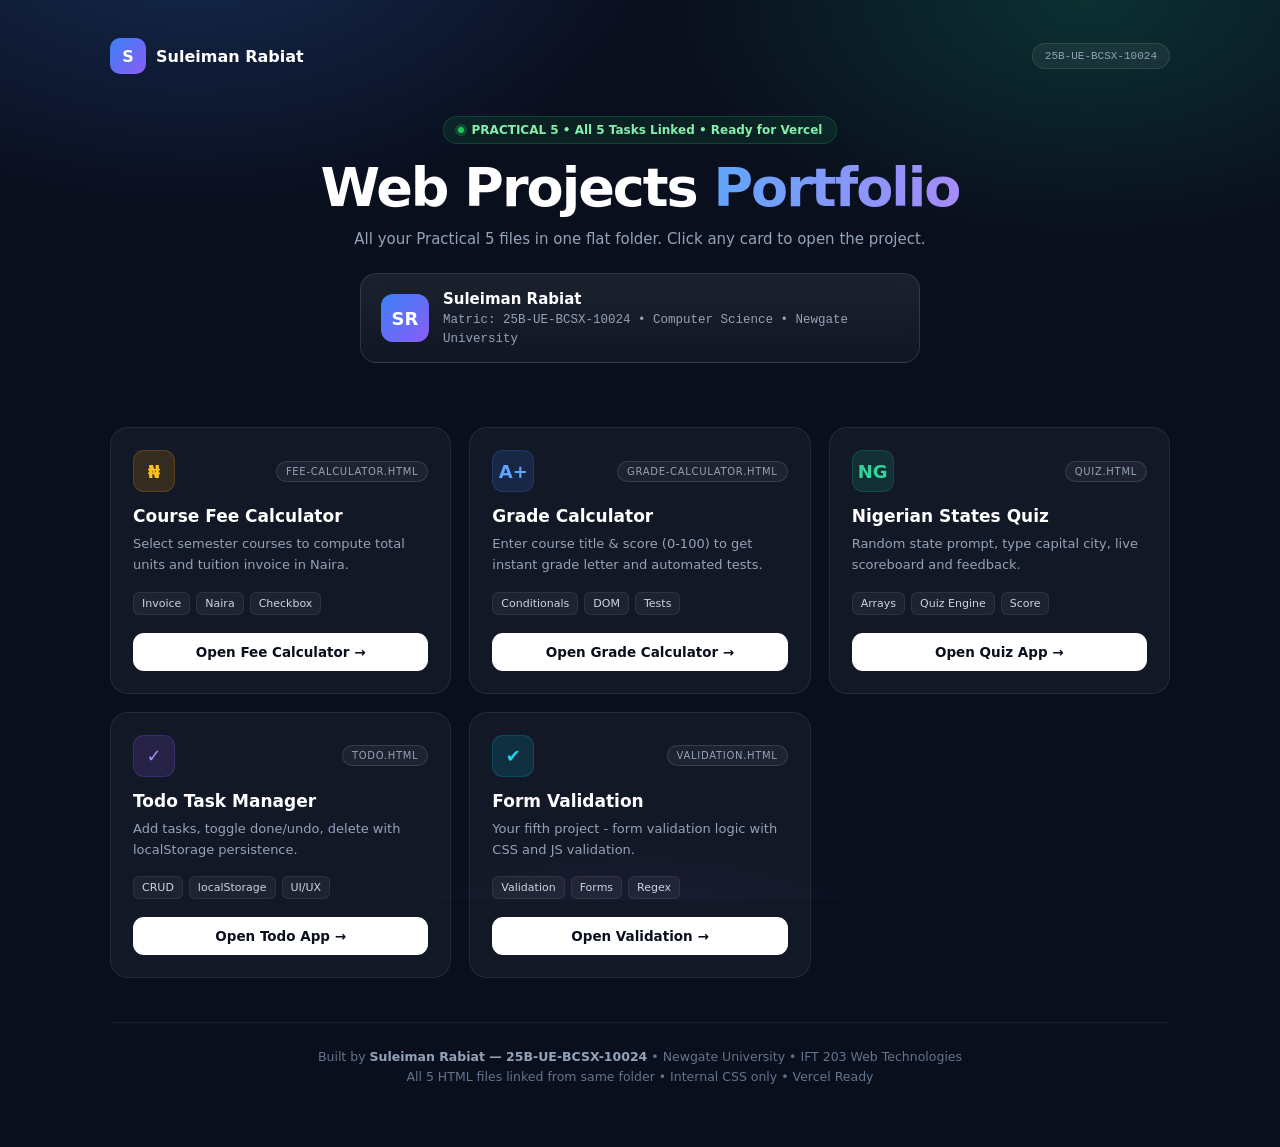
<file: index.html>
<!doctype html>
<html lang="en">
<head>
<meta charset="UTF-8"/>
<meta name="viewport" content="width=device-width, initial-scale=1.0"/>
<title>Suleiman Rabiat | 25B-UE-BCSX-10024 - Practical 5 Portfolio</title>
<style>
  *{margin:0;padding:0;box-sizing:border-box}
  body{font-family:Inter,system-ui,sans-serif;background:#0a0f1e;color:#e2e8f0;min-height:100vh}
  .bg{position:fixed;inset:0;z-index:-1;background:radial-gradient(800px 500px at 15% -10%, rgba(59,130,246,0.25), transparent 60%),radial-gradient(700px 400px at 85% 0%, rgba(16,185,129,0.20), transparent 60%),radial-gradient(600px 400px at 50% 120%, rgba(139,92,246,0.18), transparent 60%),#0a0f1e}
  .container{max-width:1100px;margin:0 auto;padding:28px 20px 60px}
  .nav{display:flex;justify-content:space-between;align-items:center;padding:10px 0 32px}
  .logo{display:flex;align-items:center;gap:10px;font-weight:700;color:white}
  .logo-mark{width:36px;height:36px;border-radius:10px;background:linear-gradient(135deg,#3b82f6,#8b5cf6);display:grid;place-items:center;color:white;font-weight:800}
  .nav-badge{font-family:monospace;font-size:11px;background:rgba(255,255,255,0.06);border:1px solid rgba(255,255,255,0.1);padding:6px 12px;border-radius:20px;color:#94a3b8}
  .hero{text-align:center;padding:10px 0 28px}
  .pill{display:inline-flex;gap:8px;align-items:center;background:rgba(34,197,94,0.1);border:1px solid rgba(34,197,94,0.2);color:#86efac;padding:6px 14px;border-radius:100px;font-size:12px;font-weight:600;margin-bottom:18px}
  .dot{width:6px;height:6px;background:#22c55e;border-radius:50%;box-shadow:0 0 0 3px rgba(34,197,94,0.25)}
  h1{font-size:clamp(34px,6vw,54px);font-weight:800;line-height:0.95;letter-spacing:-2px;color:white;margin-bottom:14px}
  h1 span{background:linear-gradient(90deg,#60a5fa,#a78bfa);-webkit-background-clip:text;-webkit-text-fill-color:transparent}
  .hero-desc{color:#94a3b8;font-size:15px;max-width:600px;margin:0 auto 22px;line-height:1.6}
  .student{margin:0 auto 36px;max-width:560px;background:linear-gradient(180deg,rgba(255,255,255,0.08),rgba(255,255,255,0.03));border:1px solid rgba(255,255,255,0.12);border-radius:16px;padding:16px 20px;display:flex;align-items:center;gap:14px;backdrop-filter:blur(12px)}
  .avatar{width:48px;height:48px;border-radius:12px;background:linear-gradient(135deg,#3b82f6 0%,#8b5cf6 100%);display:grid;place-items:center;font-weight:800;color:white;font-size:18px;flex-shrink:0}
  .student-info{text-align:left}
  .student-info b{display:block;color:white;font-size:15px}
  .student-info small{color:#94a3b8;font-size:12.5px;font-family:monospace}
  .grid{display:grid;grid-template-columns:repeat(auto-fit,minmax(290px,1fr));gap:18px}
  .card{background:rgba(255,255,255,0.04);border:1px solid rgba(255,255,255,0.08);border-radius:18px;padding:22px;transition:all .25s ease;display:flex;flex-direction:column}
  .card:hover{transform:translateY(-4px);background:rgba(255,255,255,0.06);border-color:rgba(255,255,255,0.15);box-shadow:0 20px 40px rgba(0,0,0,0.3)}
  .card-head{display:flex;justify-content:space-between;align-items:center;margin-bottom:14px}
  .icon{width:42px;height:42px;border-radius:11px;display:grid;place-items:center;font-size:18px;font-weight:800}
  .tag{font-size:10px;letter-spacing:.7px;text-transform:uppercase;padding:4px 9px;border-radius:20px;border:1px solid rgba(255,255,255,0.12);color:#94a3b8;background:rgba(255,255,255,0.05)}
  .card h3{color:white;font-size:17px;font-weight:700;margin-bottom:8px}
  .card p{color:#94a3b8;font-size:13px;line-height:1.6;flex:1;margin-bottom:16px}
  .chips{display:flex;flex-wrap:wrap;gap:6px;margin-bottom:18px}
  .chip{font-size:11px;padding:4px 8px;border-radius:6px;background:rgba(255,255,255,0.05);border:1px solid rgba(255,255,255,0.07);color:#cbd5e1}
  .btn{width:100%;display:flex;justify-content:center;align-items:center;gap:8px;padding:11px 14px;border-radius:11px;text-decoration:none;font-weight:600;font-size:13.5px;transition:.2s}
  .btn-main{background:white;color:#0a0f1e}
  .btn-main:hover{background:#e2e8f0}
  .blue .icon{background:rgba(59,130,246,0.15);color:#60a5fa;border:1px solid rgba(59,130,246,0.2)}
  .green .icon{background:rgba(16,185,129,0.15);color:#34d399;border:1px solid rgba(16,185,129,0.2)}
  .amber .icon{background:rgba(245,158,11,0.15);color:#fbbf24;border:1px solid rgba(245,158,11,0.2)}
  .violet .icon{background:rgba(139,92,246,0.15);color:#a78bfa;border:1px solid rgba(139,92,246,0.2)}
  .cyan .icon{background:rgba(6,182,212,0.15);color:#22d3ee;border:1px solid rgba(6,182,212,0.2)}
  footer{text-align:center;margin-top:44px;padding-top:24px;border-top:1px solid rgba(255,255,255,0.06);color:#64748b;font-size:12.5px;line-height:1.6}
  footer b{color:#94a3b8}
</style>
</head>
<body>
<div class="bg"></div>
<div class="container">
  <nav class="nav">
    <div class="logo"><div class="logo-mark">S</div> Suleiman Rabiat</div>
    <div class="nav-badge">25B-UE-BCSX-10024</div>
  </nav>
  <section class="hero">
    <div class="pill"><span class="dot"></span> PRACTICAL 5 • All 5 Tasks Linked • Ready for Vercel</div>
    <h1>Web Projects <span>Portfolio</span></h1>
    <p class="hero-desc">All your Practical 5 files in one flat folder. Click any card to open the project.</p>
    <div class="student">
      <div class="avatar">SR</div>
      <div class="student-info">
        <b>Suleiman Rabiat</b>
        <small>Matric: 25B-UE-BCSX-10024 • Computer Science • Newgate University</small>
      </div>
    </div>
  </section>
  <main class="grid">
    <div class="card amber">
      <div class="card-head"><div class="icon">₦</div><span class="tag">fee-calculator.html</span></div>
      <h3>Course Fee Calculator</h3>
      <p>Select semester courses to compute total units and tuition invoice in Naira.</p>
      <div class="chips"><span class="chip">Invoice</span><span class="chip">Naira</span><span class="chip">Checkbox</span></div>
      <a class="btn btn-main" href="fee-calculator.html">Open Fee Calculator →</a>
    </div>
    <div class="card blue">
      <div class="card-head"><div class="icon">A+</div><span class="tag">grade-calculator.html</span></div>
      <h3>Grade Calculator</h3>
      <p>Enter course title & score (0-100) to get instant grade letter and automated tests.</p>
      <div class="chips"><span class="chip">Conditionals</span><span class="chip">DOM</span><span class="chip">Tests</span></div>
      <a class="btn btn-main" href="grade-calculator.html">Open Grade Calculator →</a>
    </div>
    <div class="card green">
      <div class="card-head"><div class="icon">NG</div><span class="tag">quiz.html</span></div>
      <h3>Nigerian States Quiz</h3>
      <p>Random state prompt, type capital city, live scoreboard and feedback.</p>
      <div class="chips"><span class="chip">Arrays</span><span class="chip">Quiz Engine</span><span class="chip">Score</span></div>
      <a class="btn btn-main" href="quiz.html">Open Quiz App →</a>
    </div>
    <div class="card violet">
      <div class="card-head"><div class="icon">✓</div><span class="tag">todo.html</span></div>
      <h3>Todo Task Manager</h3>
      <p>Add tasks, toggle done/undo, delete with localStorage persistence.</p>
      <div class="chips"><span class="chip">CRUD</span><span class="chip">localStorage</span><span class="chip">UI/UX</span></div>
      <a class="btn btn-main" href="todo.html">Open Todo App →</a>
    </div>
    <div class="card cyan">
      <div class="card-head"><div class="icon">✔</div><span class="tag">validation.html</span></div>
      <h3>Form Validation</h3>
      <p>Your fifth project - form validation logic with CSS and JS validation.</p>
      <div class="chips"><span class="chip">Validation</span><span class="chip">Forms</span><span class="chip">Regex</span></div>
      <a class="btn btn-main" href="validation.html">Open Validation →</a>
    </div>
  </main>
  <footer>
    Built by <b>Suleiman Rabiat — 25B-UE-BCSX-10024</b> • Newgate University • IFT 203 Web Technologies<br>
    All 5 HTML files linked from same folder • Internal CSS only • Vercel Ready
  </footer>
</div>
</body>
</html>
</file>
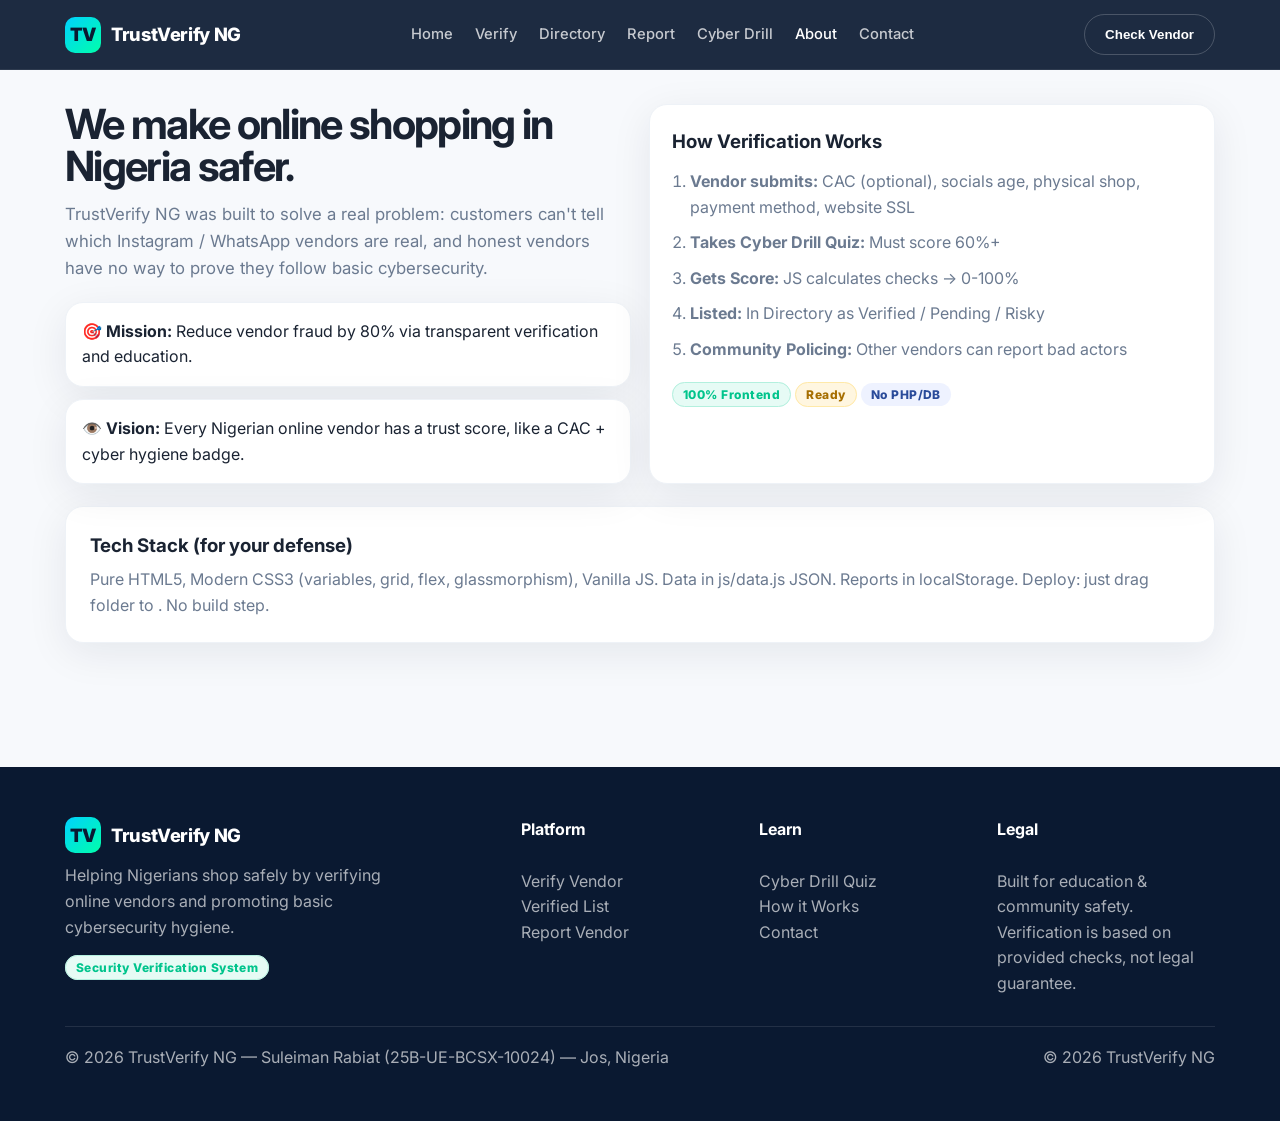
<file: about.html>
<!DOCTYPE html><html lang="en"><head><meta charset="UTF-8"><meta name="viewport" content="width=device-width,initial-scale=1"><title>About — TrustVerify NG</title><link rel="preconnect" href="https://fonts.googleapis.com"><link href="https://fonts.googleapis.com/css2?family=Inter:wght@400;600;800&display=swap" rel="stylesheet"><link rel="stylesheet" href="css/style.css">
<style>
:root{
  --navy:#0a1931;
  --navy-2:#112240;
  --cyan:#00d1ff;
  --cyan-2:#00ffaa;
  --bg:#f7f9fc;
  --card:#ffffff;
  --text:#1a2332;
  --muted:#6b7a90;
  --danger:#ff4d5a;
  --warning:#ffb020;
  --success:#00c48c;
  --radius:18px;
  --shadow:0 10px 40px rgba(10,25,49,0.08);
}
*{margin:0;padding:0;box-sizing:border-box}
body{font-family:'Inter',system-ui,Segoe UI,Roboto,sans-serif;background:var(--bg);color:var(--text);line-height:1.6}
a{text-decoration:none;color:inherit}
.container{width:min(1150px,92%);margin:0 auto}
nav{position:sticky;top:0;z-index:99;background:rgba(10,25,49,0.92);backdrop-filter:blur(12px);border-bottom:1px solid rgba(255,255,255,0.08)}
.nav-inner{display:flex;justify-content:space-between;align-items:center;padding:14px 0}
.logo{display:flex;align-items:center;gap:10px;color:white;font-weight:800;font-size:1.15rem;letter-spacing:-0.02em}
.logo-badge{width:36px;height:36px;border-radius:10px;background:linear-gradient(135deg,var(--cyan),var(--cyan-2));display:grid;place-items:center;color:var(--navy);font-weight:900}
.nav-links{display:flex;gap:22px;align-items:center}
.nav-links a{color:rgba(255,255,255,0.75);font-size:0.92rem;font-weight:500;transition:.2s}
.nav-links a.active,.nav-links a:hover{color:white}
.btn{padding:12px 20px;border-radius:999px;font-weight:700;border:none;cursor:pointer;transition:.2s;display:inline-flex;align-items:center;gap:8px}
.btn-primary{background:linear-gradient(135deg,var(--cyan),var(--cyan-2));color:var(--navy)}
.btn-primary:hover{transform:translateY(-1px);box-shadow:0 8px 20px rgba(0,209,255,0.35)}
.btn-ghost{background:transparent;border:1px solid rgba(255,255,255,0.2);color:white}
.btn-dark{background:var(--navy);color:white}
.card{background:var(--card);border-radius:var(--radius);box-shadow:var(--shadow);border:1px solid #eef2f7}
.hero{padding:70px 0 50px;background:radial-gradient(1200px 600px at 80% -10%, rgba(0,209,255,0.18), transparent), linear-gradient(180deg,var(--navy) 0%, #0e2a5a 100%);color:white;overflow:hidden;position:relative}
.hero h1{font-size:clamp(2.2rem,5vw,3.6rem);line-height:0.95;letter-spacing:-0.04em;margin:18px 0}
.hero p{color:rgba(255,255,255,0.7);max-width:560px;font-size:1.08rem}
.pill{display:inline-flex;align-items:center;gap:8px;background:rgba(0,255,170,0.12);border:1px solid rgba(0,255,170,0.25);color:#7CFFCB;padding:6px 14px;border-radius:999px;font-size:.82rem}
.search-wrap{margin-top:28px;background:white;border-radius:999px;padding:6px;display:flex;max-width:620px;box-shadow:0 20px 40px rgba(0,0,0,0.25)}
.search-wrap input{flex:1;border:none;outline:none;padding:14px 20px;border-radius:999px;font-size:1rem}
.grid3{display:grid;grid-template-columns:repeat(3,1fr);gap:18px}
.grid2{display:grid;grid-template-columns:1fr 1fr;gap:18px}
@media(max-width:900px){.grid3,.grid2{grid-template-columns:1fr}.nav-links{display:none}.hero{padding:50px 0 30px}}
.section{padding:64px 0}
.badge{padding:4px 10px;border-radius:999px;font-size:.75rem;font-weight:800;letter-spacing:.04em}
.verified{background:#e6fbf5;color:var(--success);border:1px solid #b3f0de}
.pending{background:#fff6e0;color:#a66e00;border:1px solid #ffe9a8}
.risky{background:#ffe6e8;color:var(--danger);border:1px solid #ffc2c6}
.score-ring{width:56px;height:56px;border-radius:50%;display:grid;place-items:center;font-weight:900;background:conic-gradient(var(--cyan) var(--p), #eef2f7 0);position:relative}
.score-ring span{background:white;width:48px;height:48px;border-radius:50%;display:grid;place-items:center}
.input{width:100%;padding:13px 16px;border:1.5px solid #e5eaf0;border-radius:12px;outline:none;font-size:.95rem;transition:.2s}
.input:focus{border-color:var(--cyan);box-shadow:0 0 0 4px rgba(0,209,255,0.12)}
label{font-size:.85rem;font-weight:600;color:var(--navy-2);margin-bottom:6px;display:block}
footer{background:var(--navy);color:rgba(255,255,255,0.65);padding:50px 0;margin-top:60px}
.footer-grid{display:grid;grid-template-columns:2fr 1fr 1fr 1fr;gap:20px}
@media(max-width:800px){.footer-grid{grid-template-columns:1fr 1fr}}
.stat{font-size:2rem;font-weight:800;letter-spacing:-0.03em}
.quiz-opt{padding:14px 16px;border:1.5px solid #e6ebf2;border-radius:14px;cursor:pointer;transition:.2s;background:white}
.quiz-opt:hover{border-color:var(--cyan)}
.quiz-opt.correct{border-color:var(--success);background:#e6fbf5}
.quiz-opt.wrong{border-color:var(--danger);background:#ffe6e8}
.mobile-menu{display:none}
.hamburger{display:none;color:white;font-size:1.6rem;background:none;border:none}
@media(max-width:900px){.hamburger{display:block}.mobile-menu.open{display:flex;flex-direction:column;gap:14px;background:var(--navy-2);padding:18px;border-radius:16px;margin-top:12px}}
</style>
</style></head><body>
<header>
<nav>
  <div class="container">
    <div class="nav-inner">
      <a href="index.html" class="logo"><div class="logo-badge">TV</div> TrustVerify NG</a>
      <div class="nav-links">
        <a href="index.html" class="">Home</a>
        <a href="verify.html" class="">Verify</a>
        <a href="directory.html" class="">Directory</a>
        <a href="report.html" class="">Report</a>
        <a href="quiz.html" class="">Cyber Drill</a>
        <a href="about.html" class="active">About</a>
        <a href="contact.html" class="">Contact</a>
      </div>
      <button class="btn btn-ghost" onclick="location.href='verify.html'">Check Vendor</button>
      <button id="hamburger" class="hamburger">☰</button>
    </div>
    <div id="mobileMenu" class="mobile-menu">
        <a href="index.html">Home</a><a href="verify.html">Verify</a><a href="directory.html">Directory</a><a href="report.html">Report</a><a href="quiz.html">Cyber Drill</a><a href="about.html">About</a><a href="contact.html">Contact</a>
    </div>
  </div>
</nav>
</header>
<main>
<section class="section" style="padding-top:34px"><div class="container"><div class="grid2"><div><h1 style="font-size:2.6rem;line-height:1;letter-spacing:-0.04em">We make online shopping in Nigeria safer.</h1><p style="color:var(--muted);margin-top:14px;font-size:1.05rem">TrustVerify NG was built to solve a real problem: customers can't tell which Instagram / WhatsApp vendors are real, and honest vendors have no way to prove they follow basic cybersecurity.</p><div style="margin-top:20px;display:grid;gap:12px"><div class="card" style="padding:16px">🎯 <strong>Mission:</strong> Reduce vendor fraud by 80% via transparent verification and education.</div><div class="card" style="padding:16px">👁️ <strong>Vision:</strong> Every Nigerian online vendor has a trust score, like a CAC + cyber hygiene badge.</div></div></div><div class="card" style="padding:22px"><h3>How Verification Works</h3><ol style="margin-left:18px;margin-top:12px;display:grid;gap:10px;color:var(--muted)"><li><strong>Vendor submits:</strong> CAC (optional), socials age, physical shop, payment method, website SSL</li><li><strong>Takes Cyber Drill Quiz:</strong> Must score 60%+</li><li><strong>Gets Score:</strong> JS calculates checks → 0-100%</li><li><strong>Listed:</strong> In Directory as Verified / Pending / Risky</li><li><strong>Community Policing:</strong> Other vendors can report bad actors</li></ol><div style="margin-top:18px"><span class="badge verified">100% Frontend</span> <span class="badge pending"> Ready</span> <span class="badge" style="background:#eef2ff;color:#2a4b9a">No PHP/DB</span></div></div></div><div class="card" style="padding:24px;margin-top:22px"><h3>Tech Stack (for your defense)</h3><p style="color:var(--muted);margin-top:6px">Pure HTML5, Modern CSS3 (variables, grid, flex, glassmorphism), Vanilla JS. Data in js/data.js JSON. Reports in localStorage. Deploy: just drag folder to . No build step.</p></div></div></section>
</main>
<footer>
  <div class="container">
    <div class="footer-grid">
      <div><div class="logo" style="margin-bottom:10px"><div class="logo-badge">TV</div> TrustVerify NG</div><p style="max-width:320px">Helping Nigerians shop safely by verifying online vendors and promoting basic cybersecurity hygiene.</p><div style="margin-top:14px"><span class="badge verified">Security Verification System</span></div></div>
      <div><strong style="color:white">Platform</strong><br><br><a href="verify.html">Verify Vendor</a><br><a href="directory.html">Verified List</a><br><a href="report.html">Report Vendor</a></div>
      <div><strong style="color:white">Learn</strong><br><br><a href="quiz.html">Cyber Drill Quiz</a><br><a href="about.html">How it Works</a><br><a href="contact.html">Contact</a></div>
      <div><strong style="color:white">Legal</strong><br><br><span>Built for education & community safety. Verification is based on provided checks, not legal guarantee.</span></div>
    </div>
    <div style="margin-top:30px;padding-top:18px;border-top:1px solid rgba(255,255,255,0.1);display:flex;justify-content:space-between;flex-wrap:wrap;gap:10px"><span>© <span id="year"></span> TrustVerify NG — Suleiman Rabiat (25B-UE-BCSX-10024) — Jos, Nigeria</span><span>© 2026 TrustVerify NG</span></div>
  </div>
</footer>
<script src="js/data.js"></script><script src="js/app.js"></script></body></html>
</file>
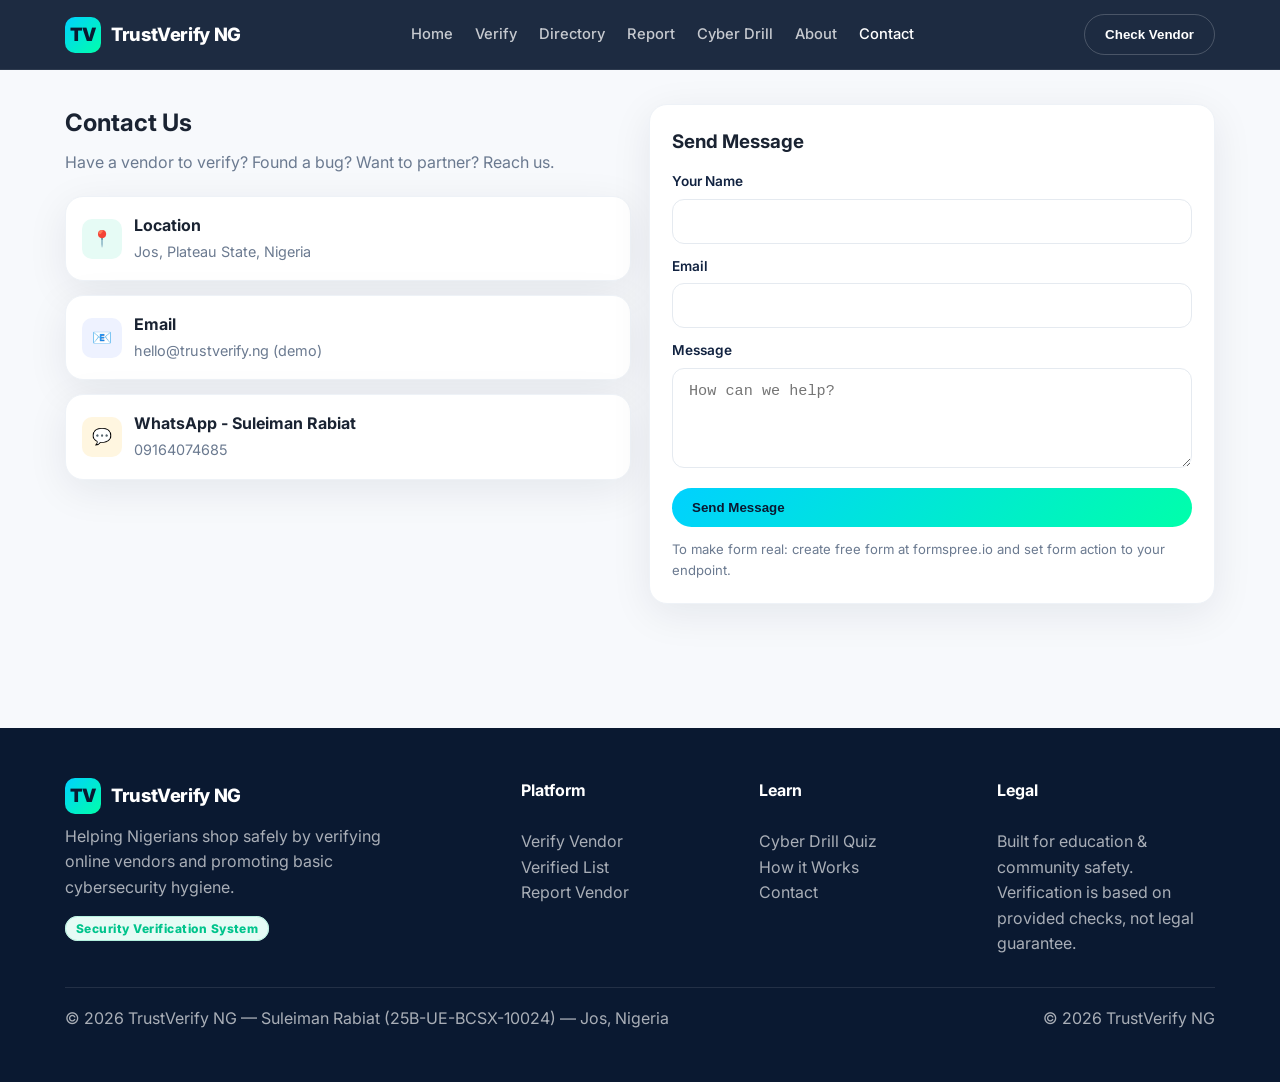
<file: contact.html>
<!DOCTYPE html><html lang="en"><head><meta charset="UTF-8"><meta name="viewport" content="width=device-width,initial-scale=1"><title>Contact — TrustVerify NG</title><link rel="preconnect" href="https://fonts.googleapis.com"><link href="https://fonts.googleapis.com/css2?family=Inter:wght@400;600;800&display=swap" rel="stylesheet"><link rel="stylesheet" href="css/style.css">
<style>
:root{
  --navy:#0a1931;
  --navy-2:#112240;
  --cyan:#00d1ff;
  --cyan-2:#00ffaa;
  --bg:#f7f9fc;
  --card:#ffffff;
  --text:#1a2332;
  --muted:#6b7a90;
  --danger:#ff4d5a;
  --warning:#ffb020;
  --success:#00c48c;
  --radius:18px;
  --shadow:0 10px 40px rgba(10,25,49,0.08);
}
*{margin:0;padding:0;box-sizing:border-box}
body{font-family:'Inter',system-ui,Segoe UI,Roboto,sans-serif;background:var(--bg);color:var(--text);line-height:1.6}
a{text-decoration:none;color:inherit}
.container{width:min(1150px,92%);margin:0 auto}
nav{position:sticky;top:0;z-index:99;background:rgba(10,25,49,0.92);backdrop-filter:blur(12px);border-bottom:1px solid rgba(255,255,255,0.08)}
.nav-inner{display:flex;justify-content:space-between;align-items:center;padding:14px 0}
.logo{display:flex;align-items:center;gap:10px;color:white;font-weight:800;font-size:1.15rem;letter-spacing:-0.02em}
.logo-badge{width:36px;height:36px;border-radius:10px;background:linear-gradient(135deg,var(--cyan),var(--cyan-2));display:grid;place-items:center;color:var(--navy);font-weight:900}
.nav-links{display:flex;gap:22px;align-items:center}
.nav-links a{color:rgba(255,255,255,0.75);font-size:0.92rem;font-weight:500;transition:.2s}
.nav-links a.active,.nav-links a:hover{color:white}
.btn{padding:12px 20px;border-radius:999px;font-weight:700;border:none;cursor:pointer;transition:.2s;display:inline-flex;align-items:center;gap:8px}
.btn-primary{background:linear-gradient(135deg,var(--cyan),var(--cyan-2));color:var(--navy)}
.btn-primary:hover{transform:translateY(-1px);box-shadow:0 8px 20px rgba(0,209,255,0.35)}
.btn-ghost{background:transparent;border:1px solid rgba(255,255,255,0.2);color:white}
.btn-dark{background:var(--navy);color:white}
.card{background:var(--card);border-radius:var(--radius);box-shadow:var(--shadow);border:1px solid #eef2f7}
.hero{padding:70px 0 50px;background:radial-gradient(1200px 600px at 80% -10%, rgba(0,209,255,0.18), transparent), linear-gradient(180deg,var(--navy) 0%, #0e2a5a 100%);color:white;overflow:hidden;position:relative}
.hero h1{font-size:clamp(2.2rem,5vw,3.6rem);line-height:0.95;letter-spacing:-0.04em;margin:18px 0}
.hero p{color:rgba(255,255,255,0.7);max-width:560px;font-size:1.08rem}
.pill{display:inline-flex;align-items:center;gap:8px;background:rgba(0,255,170,0.12);border:1px solid rgba(0,255,170,0.25);color:#7CFFCB;padding:6px 14px;border-radius:999px;font-size:.82rem}
.search-wrap{margin-top:28px;background:white;border-radius:999px;padding:6px;display:flex;max-width:620px;box-shadow:0 20px 40px rgba(0,0,0,0.25)}
.search-wrap input{flex:1;border:none;outline:none;padding:14px 20px;border-radius:999px;font-size:1rem}
.grid3{display:grid;grid-template-columns:repeat(3,1fr);gap:18px}
.grid2{display:grid;grid-template-columns:1fr 1fr;gap:18px}
@media(max-width:900px){.grid3,.grid2{grid-template-columns:1fr}.nav-links{display:none}.hero{padding:50px 0 30px}}
.section{padding:64px 0}
.badge{padding:4px 10px;border-radius:999px;font-size:.75rem;font-weight:800;letter-spacing:.04em}
.verified{background:#e6fbf5;color:var(--success);border:1px solid #b3f0de}
.pending{background:#fff6e0;color:#a66e00;border:1px solid #ffe9a8}
.risky{background:#ffe6e8;color:var(--danger);border:1px solid #ffc2c6}
.score-ring{width:56px;height:56px;border-radius:50%;display:grid;place-items:center;font-weight:900;background:conic-gradient(var(--cyan) var(--p), #eef2f7 0);position:relative}
.score-ring span{background:white;width:48px;height:48px;border-radius:50%;display:grid;place-items:center}
.input{width:100%;padding:13px 16px;border:1.5px solid #e5eaf0;border-radius:12px;outline:none;font-size:.95rem;transition:.2s}
.input:focus{border-color:var(--cyan);box-shadow:0 0 0 4px rgba(0,209,255,0.12)}
label{font-size:.85rem;font-weight:600;color:var(--navy-2);margin-bottom:6px;display:block}
footer{background:var(--navy);color:rgba(255,255,255,0.65);padding:50px 0;margin-top:60px}
.footer-grid{display:grid;grid-template-columns:2fr 1fr 1fr 1fr;gap:20px}
@media(max-width:800px){.footer-grid{grid-template-columns:1fr 1fr}}
.stat{font-size:2rem;font-weight:800;letter-spacing:-0.03em}
.quiz-opt{padding:14px 16px;border:1.5px solid #e6ebf2;border-radius:14px;cursor:pointer;transition:.2s;background:white}
.quiz-opt:hover{border-color:var(--cyan)}
.quiz-opt.correct{border-color:var(--success);background:#e6fbf5}
.quiz-opt.wrong{border-color:var(--danger);background:#ffe6e8}
.mobile-menu{display:none}
.hamburger{display:none;color:white;font-size:1.6rem;background:none;border:none}
@media(max-width:900px){.hamburger{display:block}.mobile-menu.open{display:flex;flex-direction:column;gap:14px;background:var(--navy-2);padding:18px;border-radius:16px;margin-top:12px}}
</style>
</style></head><body>
<header>
<nav>
  <div class="container">
    <div class="nav-inner">
      <a href="index.html" class="logo"><div class="logo-badge">TV</div> TrustVerify NG</a>
      <div class="nav-links">
        <a href="index.html" class="">Home</a>
        <a href="verify.html" class="">Verify</a>
        <a href="directory.html" class="">Directory</a>
        <a href="report.html" class="">Report</a>
        <a href="quiz.html" class="">Cyber Drill</a>
        <a href="about.html" class="">About</a>
        <a href="contact.html" class="active">Contact</a>
      </div>
      <button class="btn btn-ghost" onclick="location.href='verify.html'">Check Vendor</button>
      <button id="hamburger" class="hamburger">☰</button>
    </div>
    <div id="mobileMenu" class="mobile-menu">
        <a href="index.html">Home</a><a href="verify.html">Verify</a><a href="directory.html">Directory</a><a href="report.html">Report</a><a href="quiz.html">Cyber Drill</a><a href="about.html">About</a><a href="contact.html">Contact</a>
    </div>
  </div>
</nav>
</header>
<main>
<section class="section" style="padding-top:34px"><div class="container"><div class="grid2"><div><h1>Contact Us</h1><p style="color:var(--muted);margin-top:8px">Have a vendor to verify? Found a bug? Want to partner? Reach us.</p><div style="margin-top:20px;display:grid;gap:14px">
<div class="card" style="padding:16px;display:flex;gap:12px;align-items:center"><div style="width:40px;height:40px;background:#e6fbf5;border-radius:10px;display:grid;place-items:center">📍</div><div><strong>Location</strong><br><span style="color:var(--muted);font-size:.9rem">Jos, Plateau State, Nigeria</span></div></div>
<div class="card" style="padding:16px;display:flex;gap:12px;align-items:center"><div style="width:40px;height:40px;background:#eef2ff;border-radius:10px;display:grid;place-items:center">📧</div><div><strong>Email</strong><br><span style="color:var(--muted);font-size:.9rem">hello@trustverify.ng (demo)</span></div></div>
<div class="card" style="padding:16px;display:flex;gap:12px;align-items:center"><div style="width:40px;height:40px;background:#fff6e0;border-radius:10px;display:grid;place-items:center">💬</div><div><strong>WhatsApp - Suleiman Rabiat</strong><br><span style="color:var(--muted);font-size:.9rem">09164074685</span></div></div>
</div></div><div class="card" style="padding:22px"><h3>Send Message</h3><form id="contactForm" style="margin-top:14px;display:grid;gap:12px"><div><label>Your Name</label><input class="input" required></div><div><label>Email</label><input class="input" type="email" required></div><div><label>Message</label><textarea class="input" rows="4" required placeholder="How can we help?"></textarea></div><button class="btn btn-primary" type="submit">Send Message</button><div id="contactSuccess" style="display:none;padding:12px;background:#e6fbf5;border-radius:10px;color:#0a8a66;font-weight:600">✅ Message captured! (Add Formspree for real emails)</div></form><p style="color:var(--muted);font-size:.82rem;margin-top:12px">To make form real: create free form at formspree.io and set form action to your endpoint.</p></div></div></div></section>
</main>
<footer>
  <div class="container">
    <div class="footer-grid">
      <div><div class="logo" style="margin-bottom:10px"><div class="logo-badge">TV</div> TrustVerify NG</div><p style="max-width:320px">Helping Nigerians shop safely by verifying online vendors and promoting basic cybersecurity hygiene.</p><div style="margin-top:14px"><span class="badge verified">Security Verification System</span></div></div>
      <div><strong style="color:white">Platform</strong><br><br><a href="verify.html">Verify Vendor</a><br><a href="directory.html">Verified List</a><br><a href="report.html">Report Vendor</a></div>
      <div><strong style="color:white">Learn</strong><br><br><a href="quiz.html">Cyber Drill Quiz</a><br><a href="about.html">How it Works</a><br><a href="contact.html">Contact</a></div>
      <div><strong style="color:white">Legal</strong><br><br><span>Built for education & community safety. Verification is based on provided checks, not legal guarantee.</span></div>
    </div>
    <div style="margin-top:30px;padding-top:18px;border-top:1px solid rgba(255,255,255,0.1);display:flex;justify-content:space-between;flex-wrap:wrap;gap:10px"><span>© <span id="year"></span> TrustVerify NG — Suleiman Rabiat (25B-UE-BCSX-10024) — Jos, Nigeria</span><span>© 2026 TrustVerify NG</span></div>
  </div>
</footer>
<script src="js/data.js"></script><script src="js/app.js"></script></body></html>
</file>
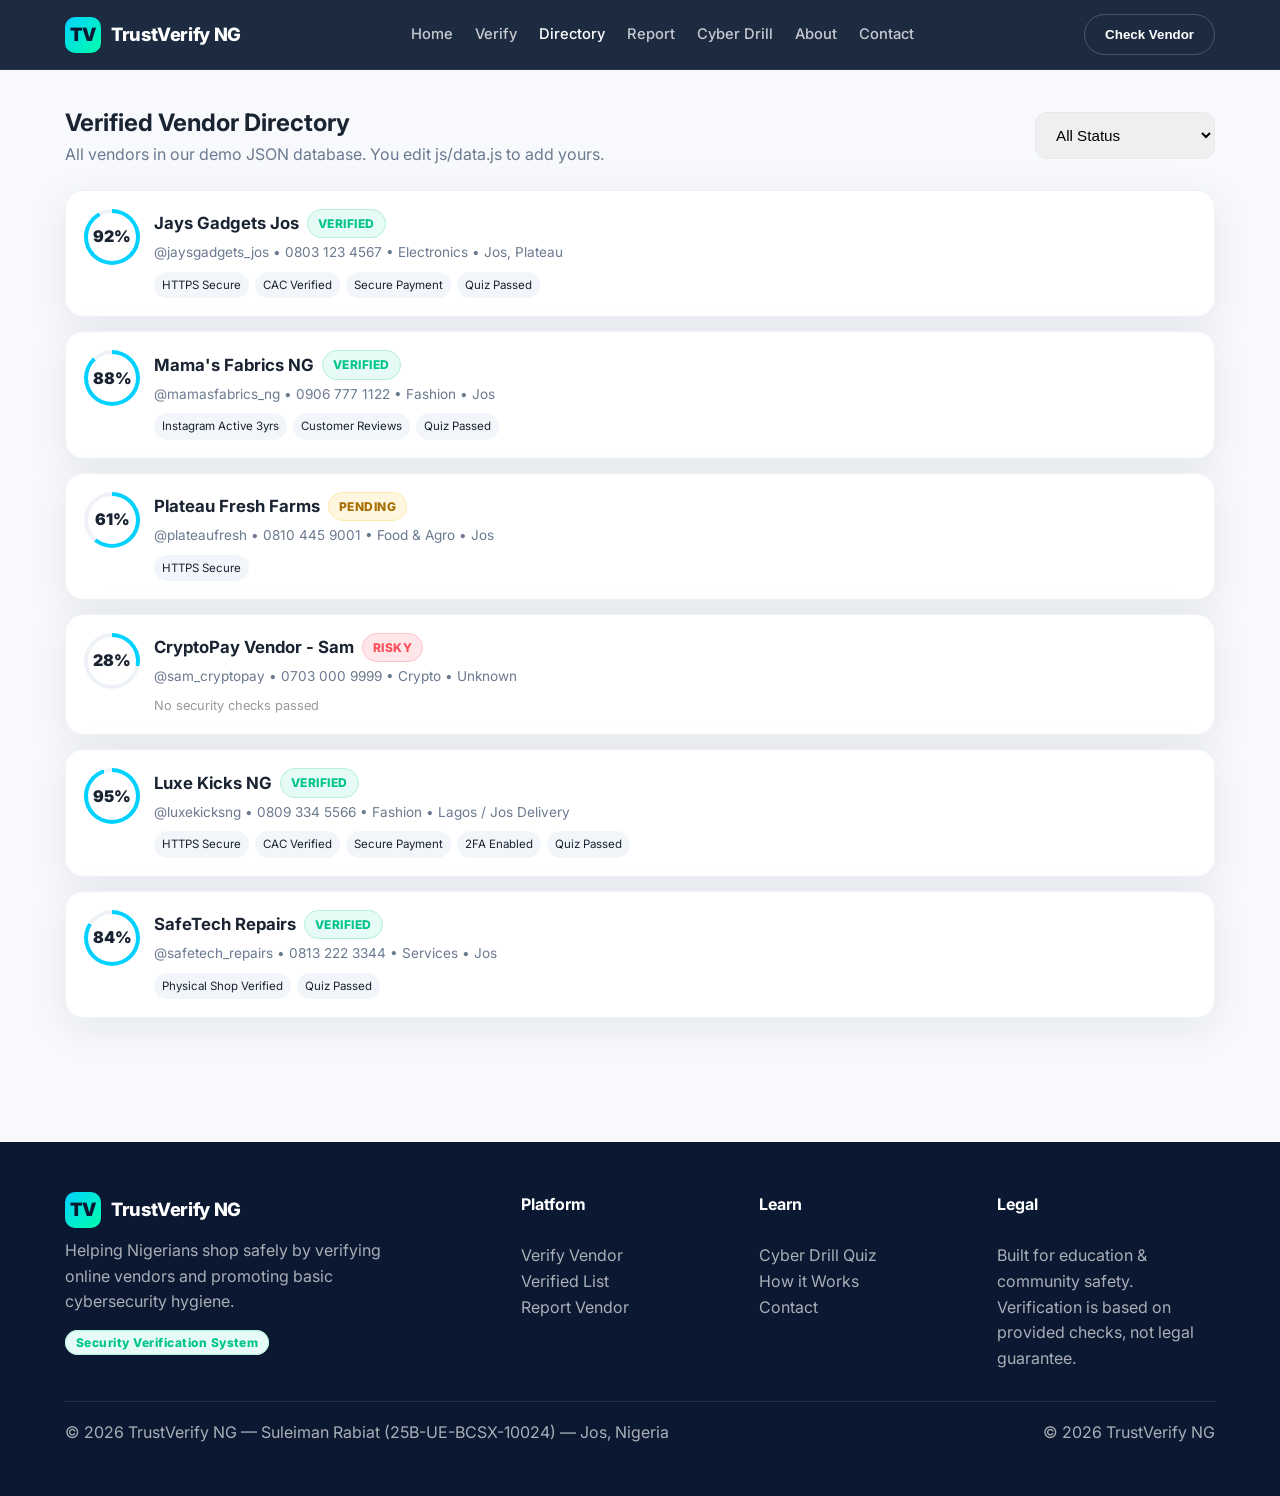
<file: directory.html>
<!DOCTYPE html><html lang="en"><head><meta charset="UTF-8"><meta name="viewport" content="width=device-width,initial-scale=1"><title>Directory — TrustVerify NG</title><link rel="preconnect" href="https://fonts.googleapis.com"><link href="https://fonts.googleapis.com/css2?family=Inter:wght@400;600;800&display=swap" rel="stylesheet"><link rel="stylesheet" href="css/style.css">
<style>
:root{
  --navy:#0a1931;
  --navy-2:#112240;
  --cyan:#00d1ff;
  --cyan-2:#00ffaa;
  --bg:#f7f9fc;
  --card:#ffffff;
  --text:#1a2332;
  --muted:#6b7a90;
  --danger:#ff4d5a;
  --warning:#ffb020;
  --success:#00c48c;
  --radius:18px;
  --shadow:0 10px 40px rgba(10,25,49,0.08);
}
*{margin:0;padding:0;box-sizing:border-box}
body{font-family:'Inter',system-ui,Segoe UI,Roboto,sans-serif;background:var(--bg);color:var(--text);line-height:1.6}
a{text-decoration:none;color:inherit}
.container{width:min(1150px,92%);margin:0 auto}
nav{position:sticky;top:0;z-index:99;background:rgba(10,25,49,0.92);backdrop-filter:blur(12px);border-bottom:1px solid rgba(255,255,255,0.08)}
.nav-inner{display:flex;justify-content:space-between;align-items:center;padding:14px 0}
.logo{display:flex;align-items:center;gap:10px;color:white;font-weight:800;font-size:1.15rem;letter-spacing:-0.02em}
.logo-badge{width:36px;height:36px;border-radius:10px;background:linear-gradient(135deg,var(--cyan),var(--cyan-2));display:grid;place-items:center;color:var(--navy);font-weight:900}
.nav-links{display:flex;gap:22px;align-items:center}
.nav-links a{color:rgba(255,255,255,0.75);font-size:0.92rem;font-weight:500;transition:.2s}
.nav-links a.active,.nav-links a:hover{color:white}
.btn{padding:12px 20px;border-radius:999px;font-weight:700;border:none;cursor:pointer;transition:.2s;display:inline-flex;align-items:center;gap:8px}
.btn-primary{background:linear-gradient(135deg,var(--cyan),var(--cyan-2));color:var(--navy)}
.btn-primary:hover{transform:translateY(-1px);box-shadow:0 8px 20px rgba(0,209,255,0.35)}
.btn-ghost{background:transparent;border:1px solid rgba(255,255,255,0.2);color:white}
.btn-dark{background:var(--navy);color:white}
.card{background:var(--card);border-radius:var(--radius);box-shadow:var(--shadow);border:1px solid #eef2f7}
.hero{padding:70px 0 50px;background:radial-gradient(1200px 600px at 80% -10%, rgba(0,209,255,0.18), transparent), linear-gradient(180deg,var(--navy) 0%, #0e2a5a 100%);color:white;overflow:hidden;position:relative}
.hero h1{font-size:clamp(2.2rem,5vw,3.6rem);line-height:0.95;letter-spacing:-0.04em;margin:18px 0}
.hero p{color:rgba(255,255,255,0.7);max-width:560px;font-size:1.08rem}
.pill{display:inline-flex;align-items:center;gap:8px;background:rgba(0,255,170,0.12);border:1px solid rgba(0,255,170,0.25);color:#7CFFCB;padding:6px 14px;border-radius:999px;font-size:.82rem}
.search-wrap{margin-top:28px;background:white;border-radius:999px;padding:6px;display:flex;max-width:620px;box-shadow:0 20px 40px rgba(0,0,0,0.25)}
.search-wrap input{flex:1;border:none;outline:none;padding:14px 20px;border-radius:999px;font-size:1rem}
.grid3{display:grid;grid-template-columns:repeat(3,1fr);gap:18px}
.grid2{display:grid;grid-template-columns:1fr 1fr;gap:18px}
@media(max-width:900px){.grid3,.grid2{grid-template-columns:1fr}.nav-links{display:none}.hero{padding:50px 0 30px}}
.section{padding:64px 0}
.badge{padding:4px 10px;border-radius:999px;font-size:.75rem;font-weight:800;letter-spacing:.04em}
.verified{background:#e6fbf5;color:var(--success);border:1px solid #b3f0de}
.pending{background:#fff6e0;color:#a66e00;border:1px solid #ffe9a8}
.risky{background:#ffe6e8;color:var(--danger);border:1px solid #ffc2c6}
.score-ring{width:56px;height:56px;border-radius:50%;display:grid;place-items:center;font-weight:900;background:conic-gradient(var(--cyan) var(--p), #eef2f7 0);position:relative}
.score-ring span{background:white;width:48px;height:48px;border-radius:50%;display:grid;place-items:center}
.input{width:100%;padding:13px 16px;border:1.5px solid #e5eaf0;border-radius:12px;outline:none;font-size:.95rem;transition:.2s}
.input:focus{border-color:var(--cyan);box-shadow:0 0 0 4px rgba(0,209,255,0.12)}
label{font-size:.85rem;font-weight:600;color:var(--navy-2);margin-bottom:6px;display:block}
footer{background:var(--navy);color:rgba(255,255,255,0.65);padding:50px 0;margin-top:60px}
.footer-grid{display:grid;grid-template-columns:2fr 1fr 1fr 1fr;gap:20px}
@media(max-width:800px){.footer-grid{grid-template-columns:1fr 1fr}}
.stat{font-size:2rem;font-weight:800;letter-spacing:-0.03em}
.quiz-opt{padding:14px 16px;border:1.5px solid #e6ebf2;border-radius:14px;cursor:pointer;transition:.2s;background:white}
.quiz-opt:hover{border-color:var(--cyan)}
.quiz-opt.correct{border-color:var(--success);background:#e6fbf5}
.quiz-opt.wrong{border-color:var(--danger);background:#ffe6e8}
.mobile-menu{display:none}
.hamburger{display:none;color:white;font-size:1.6rem;background:none;border:none}
@media(max-width:900px){.hamburger{display:block}.mobile-menu.open{display:flex;flex-direction:column;gap:14px;background:var(--navy-2);padding:18px;border-radius:16px;margin-top:12px}}
</style>
</style></head><body>
<header>
<nav>
  <div class="container">
    <div class="nav-inner">
      <a href="index.html" class="logo"><div class="logo-badge">TV</div> TrustVerify NG</a>
      <div class="nav-links">
        <a href="index.html" class="">Home</a>
        <a href="verify.html" class="">Verify</a>
        <a href="directory.html" class="active">Directory</a>
        <a href="report.html" class="">Report</a>
        <a href="quiz.html" class="">Cyber Drill</a>
        <a href="about.html" class="">About</a>
        <a href="contact.html" class="">Contact</a>
      </div>
      <button class="btn btn-ghost" onclick="location.href='verify.html'">Check Vendor</button>
      <button id="hamburger" class="hamburger">☰</button>
    </div>
    <div id="mobileMenu" class="mobile-menu">
        <a href="index.html">Home</a><a href="verify.html">Verify</a><a href="directory.html">Directory</a><a href="report.html">Report</a><a href="quiz.html">Cyber Drill</a><a href="about.html">About</a><a href="contact.html">Contact</a>
    </div>
  </div>
</nav>
</header>
<main>
<section class="section" style="padding-top:34px"><div class="container"><div style="display:flex;justify-content:space-between;align-items:center;flex-wrap:wrap;gap:12px"><div><h1>Verified Vendor Directory</h1><p style="color:var(--muted)">All vendors in our demo JSON database. You edit js/data.js to add yours.</p></div><select id="filterStatus" class="input" style="width:180px"><option value="All">All Status</option><option value="Verified">Verified</option><option value="Pending">Pending</option><option value="Risky">Risky</option></select></div><div id="directoryList" style="margin-top:22px;display:grid;gap:14px"></div></div></section>
</main>
<footer>
  <div class="container">
    <div class="footer-grid">
      <div><div class="logo" style="margin-bottom:10px"><div class="logo-badge">TV</div> TrustVerify NG</div><p style="max-width:320px">Helping Nigerians shop safely by verifying online vendors and promoting basic cybersecurity hygiene.</p><div style="margin-top:14px"><span class="badge verified">Security Verification System</span></div></div>
      <div><strong style="color:white">Platform</strong><br><br><a href="verify.html">Verify Vendor</a><br><a href="directory.html">Verified List</a><br><a href="report.html">Report Vendor</a></div>
      <div><strong style="color:white">Learn</strong><br><br><a href="quiz.html">Cyber Drill Quiz</a><br><a href="about.html">How it Works</a><br><a href="contact.html">Contact</a></div>
      <div><strong style="color:white">Legal</strong><br><br><span>Built for education & community safety. Verification is based on provided checks, not legal guarantee.</span></div>
    </div>
    <div style="margin-top:30px;padding-top:18px;border-top:1px solid rgba(255,255,255,0.1);display:flex;justify-content:space-between;flex-wrap:wrap;gap:10px"><span>© <span id="year"></span> TrustVerify NG — Suleiman Rabiat (25B-UE-BCSX-10024) — Jos, Nigeria</span><span>© 2026 TrustVerify NG</span></div>
  </div>
</footer>
<script src="js/data.js"></script><script src="js/app.js"></script></body></html>
</file>
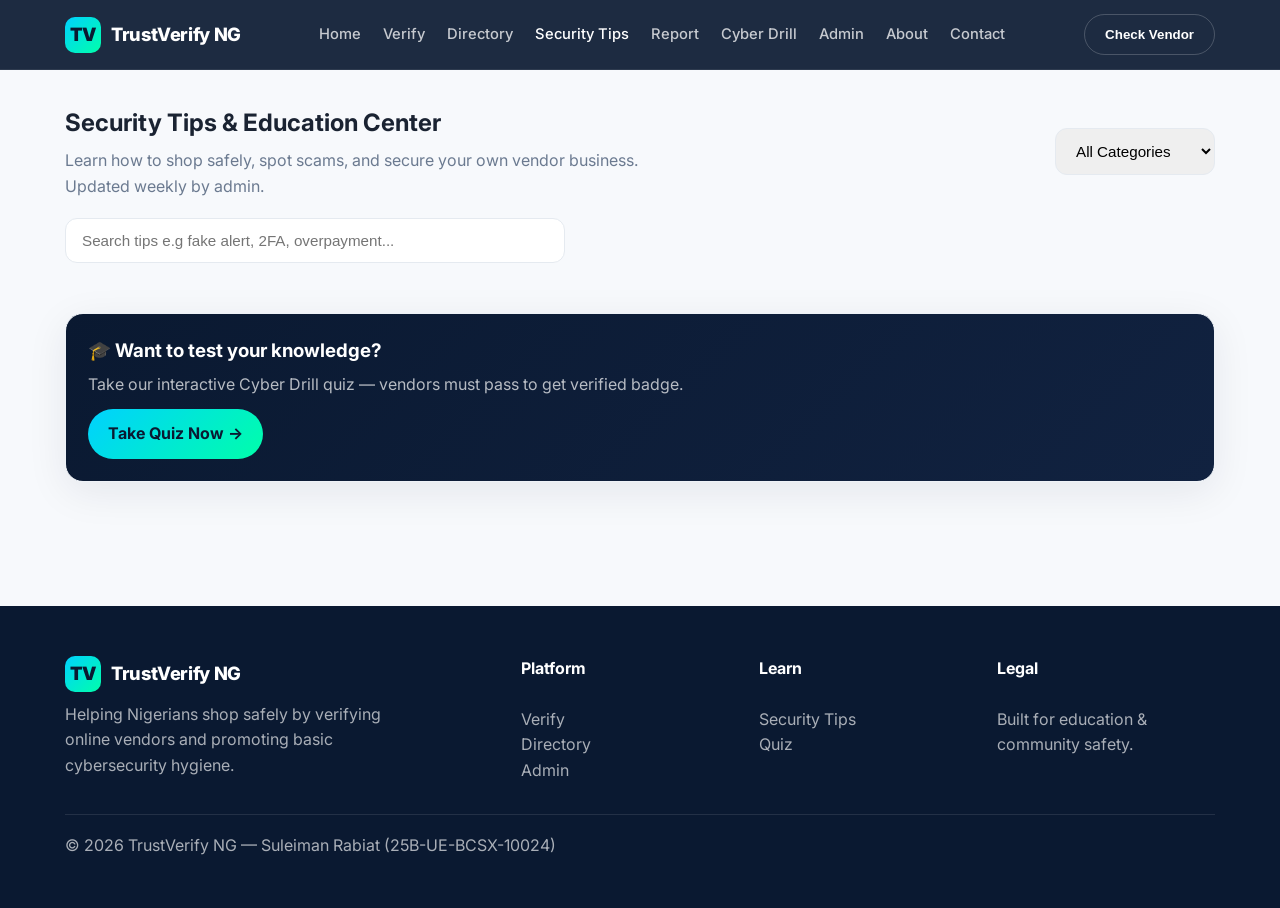
<file: learn.html>
<!DOCTYPE html><html lang="en"><head><meta charset="UTF-8"><meta name="viewport" content="width=device-width,initial-scale=1"><title>Security Tips — TrustVerify NG</title><link href="https://fonts.googleapis.com/css2?family=Inter:wght@400;600;800&display=swap" rel="stylesheet"><link rel="stylesheet" href="css/style.css"><style>
:root{
  --navy:#0a1931;
  --navy-2:#112240;
  --cyan:#00d1ff;
  --cyan-2:#00ffaa;
  --bg:#f7f9fc;
  --card:#ffffff;
  --text:#1a2332;
  --muted:#6b7a90;
  --danger:#ff4d5a;
  --warning:#ffb020;
  --success:#00c48c;
  --radius:18px;
  --shadow:0 10px 40px rgba(10,25,49,0.08);
}
*{margin:0;padding:0;box-sizing:border-box}
body{font-family:'Inter',system-ui,Segoe UI,Roboto,sans-serif;background:var(--bg);color:var(--text);line-height:1.6}
a{text-decoration:none;color:inherit}
.container{width:min(1150px,92%);margin:0 auto}
nav{position:sticky;top:0;z-index:99;background:rgba(10,25,49,0.92);backdrop-filter:blur(12px);border-bottom:1px solid rgba(255,255,255,0.08)}
.nav-inner{display:flex;justify-content:space-between;align-items:center;padding:14px 0}
.logo{display:flex;align-items:center;gap:10px;color:white;font-weight:800;font-size:1.15rem;letter-spacing:-0.02em}
.logo-badge{width:36px;height:36px;border-radius:10px;background:linear-gradient(135deg,var(--cyan),var(--cyan-2));display:grid;place-items:center;color:var(--navy);font-weight:900}
.nav-links{display:flex;gap:22px;align-items:center}
.nav-links a{color:rgba(255,255,255,0.75);font-size:0.92rem;font-weight:500;transition:.2s}
.nav-links a.active,.nav-links a:hover{color:white}
.btn{padding:12px 20px;border-radius:999px;font-weight:700;border:none;cursor:pointer;transition:.2s;display:inline-flex;align-items:center;gap:8px}
.btn-primary{background:linear-gradient(135deg,var(--cyan),var(--cyan-2));color:var(--navy)}
.btn-primary:hover{transform:translateY(-1px);box-shadow:0 8px 20px rgba(0,209,255,0.35)}
.btn-ghost{background:transparent;border:1px solid rgba(255,255,255,0.2);color:white}
.btn-dark{background:var(--navy);color:white}
.card{background:var(--card);border-radius:var(--radius);box-shadow:var(--shadow);border:1px solid #eef2f7}
.hero{padding:70px 0 50px;background:radial-gradient(1200px 600px at 80% -10%, rgba(0,209,255,0.18), transparent), linear-gradient(180deg,var(--navy) 0%, #0e2a5a 100%);color:white;overflow:hidden;position:relative}
.hero h1{font-size:clamp(2.2rem,5vw,3.6rem);line-height:0.95;letter-spacing:-0.04em;margin:18px 0}
.hero p{color:rgba(255,255,255,0.7);max-width:560px;font-size:1.08rem}
.pill{display:inline-flex;align-items:center;gap:8px;background:rgba(0,255,170,0.12);border:1px solid rgba(0,255,170,0.25);color:#7CFFCB;padding:6px 14px;border-radius:999px;font-size:.82rem}
.search-wrap{margin-top:28px;background:white;border-radius:999px;padding:6px;display:flex;max-width:620px;box-shadow:0 20px 40px rgba(0,0,0,0.25)}
.search-wrap input{flex:1;border:none;outline:none;padding:14px 20px;border-radius:999px;font-size:1rem}
.grid3{display:grid;grid-template-columns:repeat(3,1fr);gap:18px}
.grid2{display:grid;grid-template-columns:1fr 1fr;gap:18px}
@media(max-width:900px){.grid3,.grid2{grid-template-columns:1fr}.nav-links{display:none}.hero{padding:50px 0 30px}}
.section{padding:64px 0}
.badge{padding:4px 10px;border-radius:999px;font-size:.75rem;font-weight:800;letter-spacing:.04em}
.verified{background:#e6fbf5;color:var(--success);border:1px solid #b3f0de}
.pending{background:#fff6e0;color:#a66e00;border:1px solid #ffe9a8}
.risky{background:#ffe6e8;color:var(--danger);border:1px solid #ffc2c6}
.score-ring{width:56px;height:56px;border-radius:50%;display:grid;place-items:center;font-weight:900;background:conic-gradient(var(--cyan) var(--p), #eef2f7 0);position:relative}
.score-ring span{background:white;width:48px;height:48px;border-radius:50%;display:grid;place-items:center}
.input{width:100%;padding:13px 16px;border:1.5px solid #e5eaf0;border-radius:12px;outline:none;font-size:.95rem;transition:.2s}
.input:focus{border-color:var(--cyan);box-shadow:0 0 0 4px rgba(0,209,255,0.12)}
label{font-size:.85rem;font-weight:600;color:var(--navy-2);margin-bottom:6px;display:block}
footer{background:var(--navy);color:rgba(255,255,255,0.65);padding:50px 0;margin-top:60px}
.footer-grid{display:grid;grid-template-columns:2fr 1fr 1fr 1fr;gap:20px}
@media(max-width:800px){.footer-grid{grid-template-columns:1fr 1fr}}
.stat{font-size:2rem;font-weight:800;letter-spacing:-0.03em}
.quiz-opt{padding:14px 16px;border:1.5px solid #e6ebf2;border-radius:14px;cursor:pointer;transition:.2s;background:white}
.quiz-opt:hover{border-color:var(--cyan)}
.quiz-opt.correct{border-color:var(--success);background:#e6fbf5}
.quiz-opt.wrong{border-color:var(--danger);background:#ffe6e8}
.mobile-menu{display:none}
.hamburger{display:none;color:white;font-size:1.6rem;background:none;border:none}
@media(max-width:900px){.hamburger{display:block}.mobile-menu.open{display:flex;flex-direction:column;gap:14px;background:var(--navy-2);padding:18px;border-radius:16px;margin-top:12px}}
</style>
</style></head><body><header><nav><div class="container"><div class="nav-inner">
<a href="index.html" class="logo"><div class="logo-badge">TV</div> TrustVerify NG</a>
<div class="nav-links">
<a href="index.html" class="">Home</a>
<a href="verify.html" class="">Verify</a>
<a href="directory.html" class="">Directory</a>
<a href="learn.html" class="active">Security Tips</a>
<a href="report.html" class="">Report</a>
<a href="quiz.html" class="">Cyber Drill</a>
<a href="admin.html" class="">Admin</a>
<a href="about.html" class="">About</a>
<a href="contact.html" class="">Contact</a>
</div><button class="btn btn-ghost" onclick="location.href='verify.html'">Check Vendor</button><button id="hamburger" class="hamburger">☰</button></div>
<div id="mobileMenu" class="mobile-menu"><a href="index.html">Home</a><a href="verify.html">Verify</a><a href="directory.html">Directory</a><a href="learn.html">Security Tips</a><a href="report.html">Report</a><a href="quiz.html">Cyber Drill</a><a href="admin.html">Admin</a><a href="about.html">About</a><a href="contact.html">Contact</a></div></div></nav></header><main>
<section class="section" style="padding-top:34px"><div class="container"><div style="display:flex;justify-content:space-between;flex-wrap:wrap;gap:12px;align-items:center"><div><h1>Security Tips & Education Center</h1><p style="color:var(--muted);max-width:600px;margin-top:6px">Learn how to shop safely, spot scams, and secure your own vendor business. Updated weekly by admin.</p></div><div style="display:flex;gap:10px"><select id="tipCategory" class="input" style="width:160px"><option value="All">All Categories</option><option>Payments</option><option>Scams</option><option>Verification</option><option>Vendor Safety</option><option>Tech</option></select></div></div>
<div style="margin-top:18px"><input id="tipSearch" class="input" placeholder="Search tips e.g fake alert, 2FA, overpayment..." style="max-width:500px"></div>
<div id="tipsList" style="margin-top:22px;display:grid;grid-template-columns:1fr 1fr;gap:16px"></div>
<style>@media(max-width:800px){#tipsList{grid-template-columns:1fr}}</style>
<div class="card" style="margin-top:28px;padding:22px;background:linear-gradient(135deg,#0a1931,#112240);color:white"><h3 style="color:white">🎓 Want to test your knowledge?</h3><p style="color:rgba(255,255,255,0.7);margin:6px 0 12px">Take our interactive Cyber Drill quiz — vendors must pass to get verified badge.</p><a href="quiz.html" class="btn btn-primary">Take Quiz Now →</a></div>
</div></section>
</main><footer><div class="container"><div class="footer-grid"><div><div class="logo" style="margin-bottom:10px"><div class="logo-badge">TV</div> TrustVerify NG</div><p style="max-width:320px">Helping Nigerians shop safely by verifying online vendors and promoting basic cybersecurity hygiene.</p></div><div><strong style="color:white">Platform</strong><br><br><a href="verify.html">Verify</a><br><a href="directory.html">Directory</a><br><a href="admin.html">Admin</a></div><div><strong style="color:white">Learn</strong><br><br><a href="learn.html">Security Tips</a><br><a href="quiz.html">Quiz</a></div><div><strong style="color:white">Legal</strong><br><br><span>Built for education & community safety.</span></div></div><div style="margin-top:30px;padding-top:18px;border-top:1px solid rgba(255,255,255,0.1)">© <span id="year"></span> TrustVerify NG — Suleiman Rabiat (25B-UE-BCSX-10024)</div></div></footer><script src="js/data.js"></script><script src="js/app.js"></script></body></html>
</file>
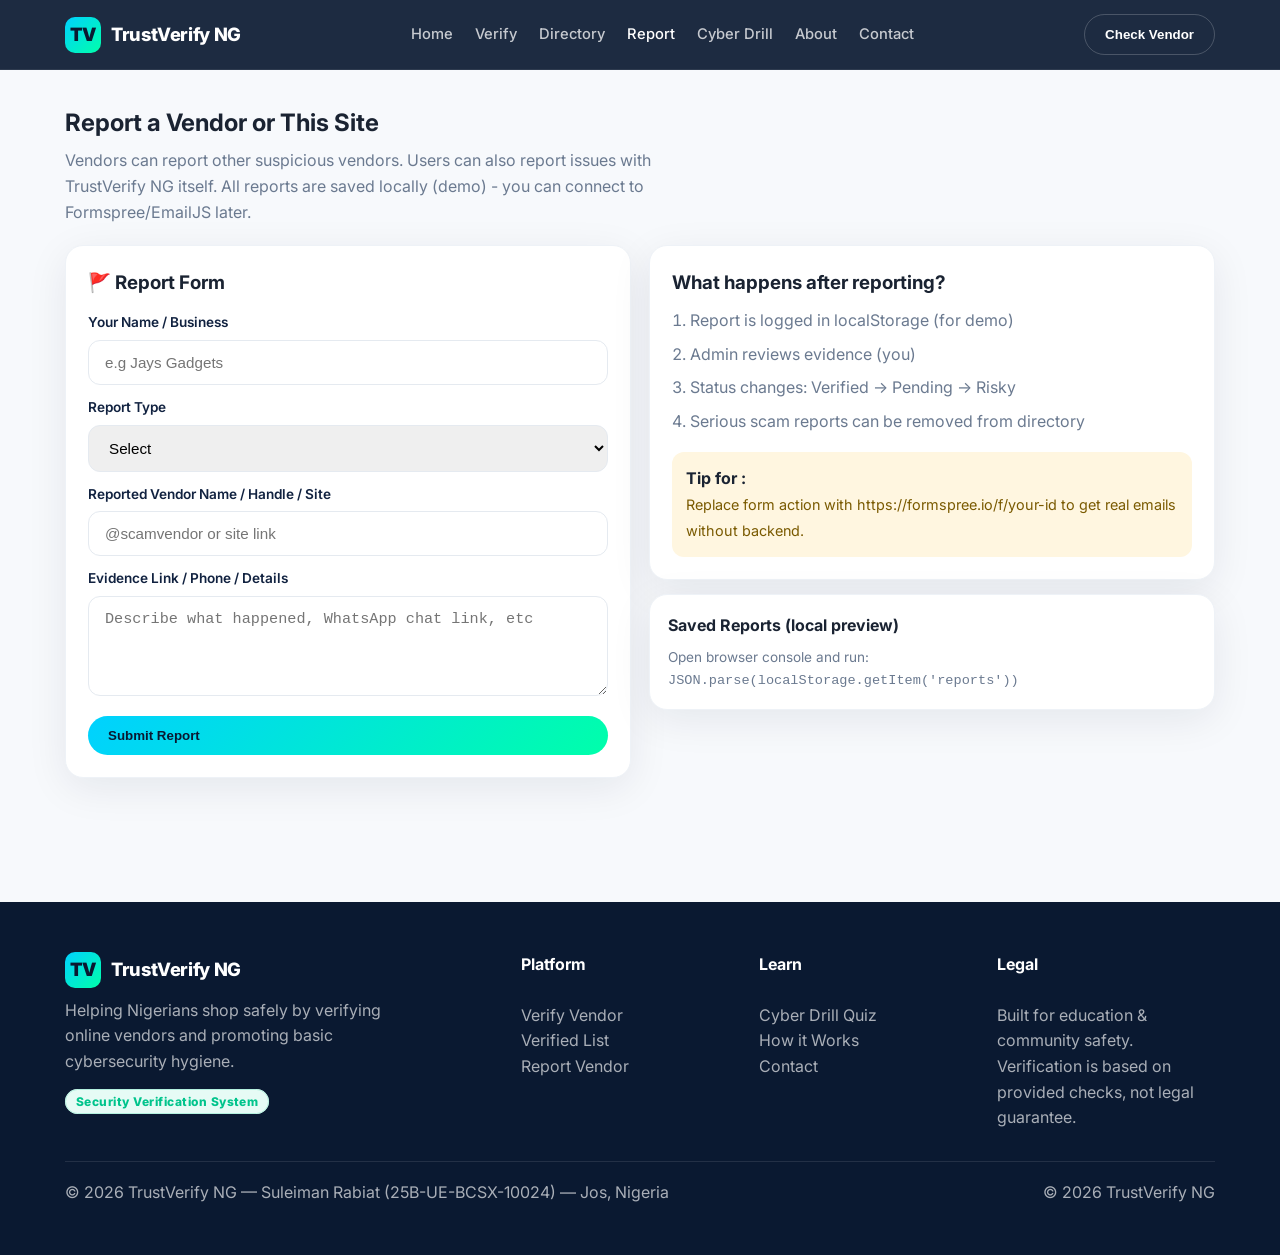
<file: report.html>
<!DOCTYPE html><html lang="en"><head><meta charset="UTF-8"><meta name="viewport" content="width=device-width,initial-scale=1"><title>Report — TrustVerify NG</title><link rel="preconnect" href="https://fonts.googleapis.com"><link href="https://fonts.googleapis.com/css2?family=Inter:wght@400;600;800&display=swap" rel="stylesheet"><link rel="stylesheet" href="css/style.css">
<style>
:root{
  --navy:#0a1931;
  --navy-2:#112240;
  --cyan:#00d1ff;
  --cyan-2:#00ffaa;
  --bg:#f7f9fc;
  --card:#ffffff;
  --text:#1a2332;
  --muted:#6b7a90;
  --danger:#ff4d5a;
  --warning:#ffb020;
  --success:#00c48c;
  --radius:18px;
  --shadow:0 10px 40px rgba(10,25,49,0.08);
}
*{margin:0;padding:0;box-sizing:border-box}
body{font-family:'Inter',system-ui,Segoe UI,Roboto,sans-serif;background:var(--bg);color:var(--text);line-height:1.6}
a{text-decoration:none;color:inherit}
.container{width:min(1150px,92%);margin:0 auto}
nav{position:sticky;top:0;z-index:99;background:rgba(10,25,49,0.92);backdrop-filter:blur(12px);border-bottom:1px solid rgba(255,255,255,0.08)}
.nav-inner{display:flex;justify-content:space-between;align-items:center;padding:14px 0}
.logo{display:flex;align-items:center;gap:10px;color:white;font-weight:800;font-size:1.15rem;letter-spacing:-0.02em}
.logo-badge{width:36px;height:36px;border-radius:10px;background:linear-gradient(135deg,var(--cyan),var(--cyan-2));display:grid;place-items:center;color:var(--navy);font-weight:900}
.nav-links{display:flex;gap:22px;align-items:center}
.nav-links a{color:rgba(255,255,255,0.75);font-size:0.92rem;font-weight:500;transition:.2s}
.nav-links a.active,.nav-links a:hover{color:white}
.btn{padding:12px 20px;border-radius:999px;font-weight:700;border:none;cursor:pointer;transition:.2s;display:inline-flex;align-items:center;gap:8px}
.btn-primary{background:linear-gradient(135deg,var(--cyan),var(--cyan-2));color:var(--navy)}
.btn-primary:hover{transform:translateY(-1px);box-shadow:0 8px 20px rgba(0,209,255,0.35)}
.btn-ghost{background:transparent;border:1px solid rgba(255,255,255,0.2);color:white}
.btn-dark{background:var(--navy);color:white}
.card{background:var(--card);border-radius:var(--radius);box-shadow:var(--shadow);border:1px solid #eef2f7}
.hero{padding:70px 0 50px;background:radial-gradient(1200px 600px at 80% -10%, rgba(0,209,255,0.18), transparent), linear-gradient(180deg,var(--navy) 0%, #0e2a5a 100%);color:white;overflow:hidden;position:relative}
.hero h1{font-size:clamp(2.2rem,5vw,3.6rem);line-height:0.95;letter-spacing:-0.04em;margin:18px 0}
.hero p{color:rgba(255,255,255,0.7);max-width:560px;font-size:1.08rem}
.pill{display:inline-flex;align-items:center;gap:8px;background:rgba(0,255,170,0.12);border:1px solid rgba(0,255,170,0.25);color:#7CFFCB;padding:6px 14px;border-radius:999px;font-size:.82rem}
.search-wrap{margin-top:28px;background:white;border-radius:999px;padding:6px;display:flex;max-width:620px;box-shadow:0 20px 40px rgba(0,0,0,0.25)}
.search-wrap input{flex:1;border:none;outline:none;padding:14px 20px;border-radius:999px;font-size:1rem}
.grid3{display:grid;grid-template-columns:repeat(3,1fr);gap:18px}
.grid2{display:grid;grid-template-columns:1fr 1fr;gap:18px}
@media(max-width:900px){.grid3,.grid2{grid-template-columns:1fr}.nav-links{display:none}.hero{padding:50px 0 30px}}
.section{padding:64px 0}
.badge{padding:4px 10px;border-radius:999px;font-size:.75rem;font-weight:800;letter-spacing:.04em}
.verified{background:#e6fbf5;color:var(--success);border:1px solid #b3f0de}
.pending{background:#fff6e0;color:#a66e00;border:1px solid #ffe9a8}
.risky{background:#ffe6e8;color:var(--danger);border:1px solid #ffc2c6}
.score-ring{width:56px;height:56px;border-radius:50%;display:grid;place-items:center;font-weight:900;background:conic-gradient(var(--cyan) var(--p), #eef2f7 0);position:relative}
.score-ring span{background:white;width:48px;height:48px;border-radius:50%;display:grid;place-items:center}
.input{width:100%;padding:13px 16px;border:1.5px solid #e5eaf0;border-radius:12px;outline:none;font-size:.95rem;transition:.2s}
.input:focus{border-color:var(--cyan);box-shadow:0 0 0 4px rgba(0,209,255,0.12)}
label{font-size:.85rem;font-weight:600;color:var(--navy-2);margin-bottom:6px;display:block}
footer{background:var(--navy);color:rgba(255,255,255,0.65);padding:50px 0;margin-top:60px}
.footer-grid{display:grid;grid-template-columns:2fr 1fr 1fr 1fr;gap:20px}
@media(max-width:800px){.footer-grid{grid-template-columns:1fr 1fr}}
.stat{font-size:2rem;font-weight:800;letter-spacing:-0.03em}
.quiz-opt{padding:14px 16px;border:1.5px solid #e6ebf2;border-radius:14px;cursor:pointer;transition:.2s;background:white}
.quiz-opt:hover{border-color:var(--cyan)}
.quiz-opt.correct{border-color:var(--success);background:#e6fbf5}
.quiz-opt.wrong{border-color:var(--danger);background:#ffe6e8}
.mobile-menu{display:none}
.hamburger{display:none;color:white;font-size:1.6rem;background:none;border:none}
@media(max-width:900px){.hamburger{display:block}.mobile-menu.open{display:flex;flex-direction:column;gap:14px;background:var(--navy-2);padding:18px;border-radius:16px;margin-top:12px}}
</style>
</style></head><body>
<header>
<nav>
  <div class="container">
    <div class="nav-inner">
      <a href="index.html" class="logo"><div class="logo-badge">TV</div> TrustVerify NG</a>
      <div class="nav-links">
        <a href="index.html" class="">Home</a>
        <a href="verify.html" class="">Verify</a>
        <a href="directory.html" class="">Directory</a>
        <a href="report.html" class="active">Report</a>
        <a href="quiz.html" class="">Cyber Drill</a>
        <a href="about.html" class="">About</a>
        <a href="contact.html" class="">Contact</a>
      </div>
      <button class="btn btn-ghost" onclick="location.href='verify.html'">Check Vendor</button>
      <button id="hamburger" class="hamburger">☰</button>
    </div>
    <div id="mobileMenu" class="mobile-menu">
        <a href="index.html">Home</a><a href="verify.html">Verify</a><a href="directory.html">Directory</a><a href="report.html">Report</a><a href="quiz.html">Cyber Drill</a><a href="about.html">About</a><a href="contact.html">Contact</a>
    </div>
  </div>
</nav>
</header>
<main>
<section class="section" style="padding-top:34px"><div class="container"><h1>Report a Vendor or This Site</h1><p style="color:var(--muted);max-width:620px;margin:6px 0 20px">Vendors can report other suspicious vendors. Users can also report issues with TrustVerify NG itself. All reports are saved locally (demo) - you can connect to Formspree/EmailJS later.</p>
<div class="grid2">
<div class="card" style="padding:22px"><h3>🚩 Report Form</h3><form id="reportForm" style="margin-top:14px;display:grid;gap:12px">
<div><label>Your Name / Business</label><input class="input" name="reporter" required placeholder="e.g Jays Gadgets"></div>
<div><label>Report Type</label><select class="input" name="type" required><option value="">Select</option><option>Fake Vendor / Scam</option><option>Impersonation of my brand</option><option>Vendor using insecure payment</option><option>Report this website bug/abuse</option><option>Other</option></select></div>
<div><label>Reported Vendor Name / Handle / Site</label><input class="input" name="reported" required placeholder="@scamvendor or site link"></div>
<div><label>Evidence Link / Phone / Details</label><textarea class="input" name="evidence" rows="4" required placeholder="Describe what happened, WhatsApp chat link, etc"></textarea></div>
<button class="btn btn-primary" type="submit">Submit Report</button>
<div id="reportSuccess" style="display:none;padding:12px;background:#e6fbf5;border-radius:10px;color:#0a8a66;font-weight:600;margin-top:8px">✅ Report saved locally! (Connect to EmailJS to receive emails)</div>
</form></div>
<div><div class="card" style="padding:22px"><h3>What happens after reporting?</h3><ol style="margin-left:18px;margin-top:10px;color:var(--muted);display:grid;gap:8px"><li>Report is logged in localStorage (for demo)</li><li>Admin reviews evidence (you)</li><li>Status changes: Verified → Pending → Risky</li><li>Serious scam reports can be removed from directory</li></ol><div style="margin-top:18px;padding:14px;background:#fff6e0;border-radius:12px"><strong>Tip for :</strong><br><span style="font-size:.9rem;color:#7a5a00">Replace form action with https://formspree.io/f/your-id to get real emails without backend.</span></div></div><div class="card" style="padding:18px;margin-top:14px"><strong>Saved Reports (local preview)</strong><div id="reportPreview" style="font-size:.85rem;color:var(--muted);margin-top:8px">Open browser console and run: <code>JSON.parse(localStorage.getItem('reports'))</code></div></div></div>
</div></div></section>
</main>
<footer>
  <div class="container">
    <div class="footer-grid">
      <div><div class="logo" style="margin-bottom:10px"><div class="logo-badge">TV</div> TrustVerify NG</div><p style="max-width:320px">Helping Nigerians shop safely by verifying online vendors and promoting basic cybersecurity hygiene.</p><div style="margin-top:14px"><span class="badge verified">Security Verification System</span></div></div>
      <div><strong style="color:white">Platform</strong><br><br><a href="verify.html">Verify Vendor</a><br><a href="directory.html">Verified List</a><br><a href="report.html">Report Vendor</a></div>
      <div><strong style="color:white">Learn</strong><br><br><a href="quiz.html">Cyber Drill Quiz</a><br><a href="about.html">How it Works</a><br><a href="contact.html">Contact</a></div>
      <div><strong style="color:white">Legal</strong><br><br><span>Built for education & community safety. Verification is based on provided checks, not legal guarantee.</span></div>
    </div>
    <div style="margin-top:30px;padding-top:18px;border-top:1px solid rgba(255,255,255,0.1);display:flex;justify-content:space-between;flex-wrap:wrap;gap:10px"><span>© <span id="year"></span> TrustVerify NG — Suleiman Rabiat (25B-UE-BCSX-10024) — Jos, Nigeria</span><span>© 2026 TrustVerify NG</span></div>
  </div>
</footer>
<script src="js/data.js"></script><script src="js/app.js"></script></body></html>
</file>
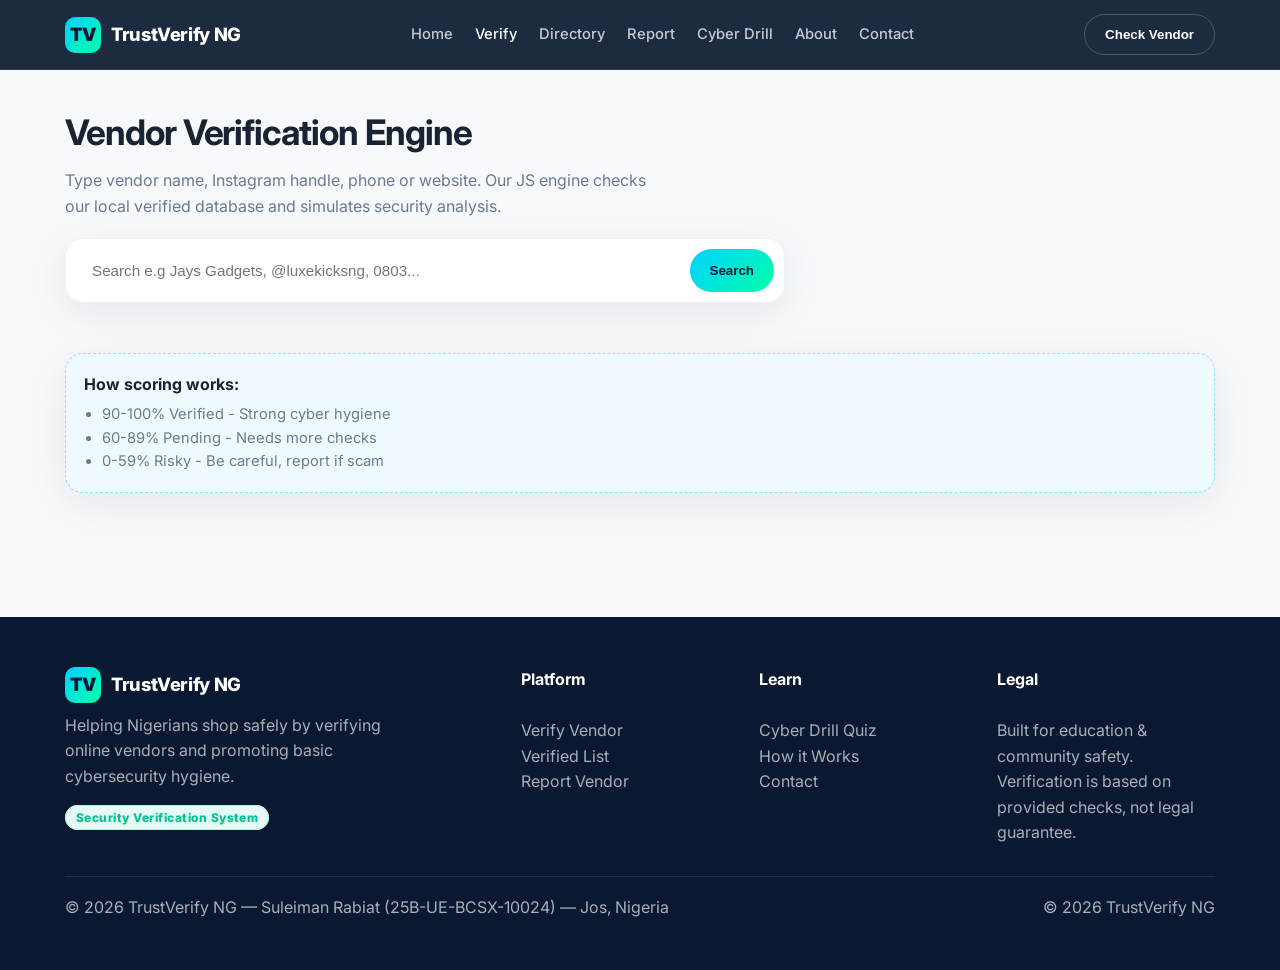
<file: verify.html>
<!DOCTYPE html><html lang="en"><head><meta charset="UTF-8"><meta name="viewport" content="width=device-width,initial-scale=1"><title>Verify Vendor — TrustVerify NG</title><link rel="preconnect" href="https://fonts.googleapis.com"><link href="https://fonts.googleapis.com/css2?family=Inter:wght@400;600;800&display=swap" rel="stylesheet"><link rel="stylesheet" href="css/style.css">
<style>
:root{
  --navy:#0a1931;
  --navy-2:#112240;
  --cyan:#00d1ff;
  --cyan-2:#00ffaa;
  --bg:#f7f9fc;
  --card:#ffffff;
  --text:#1a2332;
  --muted:#6b7a90;
  --danger:#ff4d5a;
  --warning:#ffb020;
  --success:#00c48c;
  --radius:18px;
  --shadow:0 10px 40px rgba(10,25,49,0.08);
}
*{margin:0;padding:0;box-sizing:border-box}
body{font-family:'Inter',system-ui,Segoe UI,Roboto,sans-serif;background:var(--bg);color:var(--text);line-height:1.6}
a{text-decoration:none;color:inherit}
.container{width:min(1150px,92%);margin:0 auto}
nav{position:sticky;top:0;z-index:99;background:rgba(10,25,49,0.92);backdrop-filter:blur(12px);border-bottom:1px solid rgba(255,255,255,0.08)}
.nav-inner{display:flex;justify-content:space-between;align-items:center;padding:14px 0}
.logo{display:flex;align-items:center;gap:10px;color:white;font-weight:800;font-size:1.15rem;letter-spacing:-0.02em}
.logo-badge{width:36px;height:36px;border-radius:10px;background:linear-gradient(135deg,var(--cyan),var(--cyan-2));display:grid;place-items:center;color:var(--navy);font-weight:900}
.nav-links{display:flex;gap:22px;align-items:center}
.nav-links a{color:rgba(255,255,255,0.75);font-size:0.92rem;font-weight:500;transition:.2s}
.nav-links a.active,.nav-links a:hover{color:white}
.btn{padding:12px 20px;border-radius:999px;font-weight:700;border:none;cursor:pointer;transition:.2s;display:inline-flex;align-items:center;gap:8px}
.btn-primary{background:linear-gradient(135deg,var(--cyan),var(--cyan-2));color:var(--navy)}
.btn-primary:hover{transform:translateY(-1px);box-shadow:0 8px 20px rgba(0,209,255,0.35)}
.btn-ghost{background:transparent;border:1px solid rgba(255,255,255,0.2);color:white}
.btn-dark{background:var(--navy);color:white}
.card{background:var(--card);border-radius:var(--radius);box-shadow:var(--shadow);border:1px solid #eef2f7}
.hero{padding:70px 0 50px;background:radial-gradient(1200px 600px at 80% -10%, rgba(0,209,255,0.18), transparent), linear-gradient(180deg,var(--navy) 0%, #0e2a5a 100%);color:white;overflow:hidden;position:relative}
.hero h1{font-size:clamp(2.2rem,5vw,3.6rem);line-height:0.95;letter-spacing:-0.04em;margin:18px 0}
.hero p{color:rgba(255,255,255,0.7);max-width:560px;font-size:1.08rem}
.pill{display:inline-flex;align-items:center;gap:8px;background:rgba(0,255,170,0.12);border:1px solid rgba(0,255,170,0.25);color:#7CFFCB;padding:6px 14px;border-radius:999px;font-size:.82rem}
.search-wrap{margin-top:28px;background:white;border-radius:999px;padding:6px;display:flex;max-width:620px;box-shadow:0 20px 40px rgba(0,0,0,0.25)}
.search-wrap input{flex:1;border:none;outline:none;padding:14px 20px;border-radius:999px;font-size:1rem}
.grid3{display:grid;grid-template-columns:repeat(3,1fr);gap:18px}
.grid2{display:grid;grid-template-columns:1fr 1fr;gap:18px}
@media(max-width:900px){.grid3,.grid2{grid-template-columns:1fr}.nav-links{display:none}.hero{padding:50px 0 30px}}
.section{padding:64px 0}
.badge{padding:4px 10px;border-radius:999px;font-size:.75rem;font-weight:800;letter-spacing:.04em}
.verified{background:#e6fbf5;color:var(--success);border:1px solid #b3f0de}
.pending{background:#fff6e0;color:#a66e00;border:1px solid #ffe9a8}
.risky{background:#ffe6e8;color:var(--danger);border:1px solid #ffc2c6}
.score-ring{width:56px;height:56px;border-radius:50%;display:grid;place-items:center;font-weight:900;background:conic-gradient(var(--cyan) var(--p), #eef2f7 0);position:relative}
.score-ring span{background:white;width:48px;height:48px;border-radius:50%;display:grid;place-items:center}
.input{width:100%;padding:13px 16px;border:1.5px solid #e5eaf0;border-radius:12px;outline:none;font-size:.95rem;transition:.2s}
.input:focus{border-color:var(--cyan);box-shadow:0 0 0 4px rgba(0,209,255,0.12)}
label{font-size:.85rem;font-weight:600;color:var(--navy-2);margin-bottom:6px;display:block}
footer{background:var(--navy);color:rgba(255,255,255,0.65);padding:50px 0;margin-top:60px}
.footer-grid{display:grid;grid-template-columns:2fr 1fr 1fr 1fr;gap:20px}
@media(max-width:800px){.footer-grid{grid-template-columns:1fr 1fr}}
.stat{font-size:2rem;font-weight:800;letter-spacing:-0.03em}
.quiz-opt{padding:14px 16px;border:1.5px solid #e6ebf2;border-radius:14px;cursor:pointer;transition:.2s;background:white}
.quiz-opt:hover{border-color:var(--cyan)}
.quiz-opt.correct{border-color:var(--success);background:#e6fbf5}
.quiz-opt.wrong{border-color:var(--danger);background:#ffe6e8}
.mobile-menu{display:none}
.hamburger{display:none;color:white;font-size:1.6rem;background:none;border:none}
@media(max-width:900px){.hamburger{display:block}.mobile-menu.open{display:flex;flex-direction:column;gap:14px;background:var(--navy-2);padding:18px;border-radius:16px;margin-top:12px}}
</style>
</style></head><body>
<header>
<nav>
  <div class="container">
    <div class="nav-inner">
      <a href="index.html" class="logo"><div class="logo-badge">TV</div> TrustVerify NG</a>
      <div class="nav-links">
        <a href="index.html" class="">Home</a>
        <a href="verify.html" class="active">Verify</a>
        <a href="directory.html" class="">Directory</a>
        <a href="report.html" class="">Report</a>
        <a href="quiz.html" class="">Cyber Drill</a>
        <a href="about.html" class="">About</a>
        <a href="contact.html" class="">Contact</a>
      </div>
      <button class="btn btn-ghost" onclick="location.href='verify.html'">Check Vendor</button>
      <button id="hamburger" class="hamburger">☰</button>
    </div>
    <div id="mobileMenu" class="mobile-menu">
        <a href="index.html">Home</a><a href="verify.html">Verify</a><a href="directory.html">Directory</a><a href="report.html">Report</a><a href="quiz.html">Cyber Drill</a><a href="about.html">About</a><a href="contact.html">Contact</a>
    </div>
  </div>
</nav>
</header>
<main>
<section class="section" style="padding-top:34px"><div class="container"><h1 style="font-size:2.2rem;letter-spacing:-0.03em">Vendor Verification Engine</h1><p style="color:var(--muted);max-width:600px;margin:8px 0 18px">Type vendor name, Instagram handle, phone or website. Our JS engine checks our local verified database and simulates security analysis.</p>
<div class="card" style="padding:10px;display:flex;gap:10px;max-width:720px"><input id="verifyInput" class="input" style="border:none" placeholder="Search e.g Jays Gadgets, @luxekicksng, 0803..."><button id="verifyBtn" class="btn btn-primary">Search</button></div>
<div id="results" style="margin-top:22px;display:grid;gap:14px;max-width:800px"></div>
<div class="card" style="margin-top:28px;padding:18px;background:#f0fbff;border:1px dashed #8fe2ff"><strong>How scoring works:</strong><ul style="margin-left:18px;color:var(--muted);font-size:.92rem;margin-top:6px"><li>90-100% Verified - Strong cyber hygiene</li><li>60-89% Pending - Needs more checks</li><li>0-59% Risky - Be careful, report if scam</li></ul></div>
</div></section>
</main>
<footer>
  <div class="container">
    <div class="footer-grid">
      <div><div class="logo" style="margin-bottom:10px"><div class="logo-badge">TV</div> TrustVerify NG</div><p style="max-width:320px">Helping Nigerians shop safely by verifying online vendors and promoting basic cybersecurity hygiene.</p><div style="margin-top:14px"><span class="badge verified">Security Verification System</span></div></div>
      <div><strong style="color:white">Platform</strong><br><br><a href="verify.html">Verify Vendor</a><br><a href="directory.html">Verified List</a><br><a href="report.html">Report Vendor</a></div>
      <div><strong style="color:white">Learn</strong><br><br><a href="quiz.html">Cyber Drill Quiz</a><br><a href="about.html">How it Works</a><br><a href="contact.html">Contact</a></div>
      <div><strong style="color:white">Legal</strong><br><br><span>Built for education & community safety. Verification is based on provided checks, not legal guarantee.</span></div>
    </div>
    <div style="margin-top:30px;padding-top:18px;border-top:1px solid rgba(255,255,255,0.1);display:flex;justify-content:space-between;flex-wrap:wrap;gap:10px"><span>© <span id="year"></span> TrustVerify NG — Suleiman Rabiat (25B-UE-BCSX-10024) — Jos, Nigeria</span><span>© 2026 TrustVerify NG</span></div>
  </div>
</footer>
<script src="js/data.js"></script><script src="js/app.js"></script></body></html>
</file>
<file: css/style.css>
:root{
  --navy:#0a1931;
  --navy-2:#112240;
  --cyan:#00d1ff;
  --cyan-2:#00ffaa;
  --bg:#f7f9fc;
  --card:#ffffff;
  --text:#1a2332;
  --muted:#6b7a90;
  --danger:#ff4d5a;
  --warning:#ffb020;
  --success:#00c48c;
  --radius:18px;
  --shadow:0 10px 40px rgba(10,25,49,0.08);
}
*{margin:0;padding:0;box-sizing:border-box}
body{font-family:'Inter',system-ui,Segoe UI,Roboto,sans-serif;background:var(--bg);color:var(--text);line-height:1.6}
a{text-decoration:none;color:inherit}
.container{width:min(1150px,92%);margin:0 auto}
nav{position:sticky;top:0;z-index:99;background:rgba(10,25,49,0.92);backdrop-filter:blur(12px);border-bottom:1px solid rgba(255,255,255,0.08)}
.nav-inner{display:flex;justify-content:space-between;align-items:center;padding:14px 0}
.logo{display:flex;align-items:center;gap:10px;color:white;font-weight:800;font-size:1.15rem;letter-spacing:-0.02em}
.logo-badge{width:36px;height:36px;border-radius:10px;background:linear-gradient(135deg,var(--cyan),var(--cyan-2));display:grid;place-items:center;color:var(--navy);font-weight:900}
.nav-links{display:flex;gap:22px;align-items:center}
.nav-links a{color:rgba(255,255,255,0.75);font-size:0.92rem;font-weight:500;transition:.2s}
.nav-links a.active,.nav-links a:hover{color:white}
.btn{padding:12px 20px;border-radius:999px;font-weight:700;border:none;cursor:pointer;transition:.2s;display:inline-flex;align-items:center;gap:8px}
.btn-primary{background:linear-gradient(135deg,var(--cyan),var(--cyan-2));color:var(--navy)}
.btn-primary:hover{transform:translateY(-1px);box-shadow:0 8px 20px rgba(0,209,255,0.35)}
.btn-ghost{background:transparent;border:1px solid rgba(255,255,255,0.2);color:white}
.btn-dark{background:var(--navy);color:white}
.card{background:var(--card);border-radius:var(--radius);box-shadow:var(--shadow);border:1px solid #eef2f7}
.hero{padding:70px 0 50px;background:radial-gradient(1200px 600px at 80% -10%, rgba(0,209,255,0.18), transparent), linear-gradient(180deg,var(--navy) 0%, #0e2a5a 100%);color:white;overflow:hidden;position:relative}
.hero h1{font-size:clamp(2.2rem,5vw,3.6rem);line-height:0.95;letter-spacing:-0.04em;margin:18px 0}
.hero p{color:rgba(255,255,255,0.7);max-width:560px;font-size:1.08rem}
.pill{display:inline-flex;align-items:center;gap:8px;background:rgba(0,255,170,0.12);border:1px solid rgba(0,255,170,0.25);color:#7CFFCB;padding:6px 14px;border-radius:999px;font-size:.82rem}
.search-wrap{margin-top:28px;background:white;border-radius:999px;padding:6px;display:flex;max-width:620px;box-shadow:0 20px 40px rgba(0,0,0,0.25)}
.search-wrap input{flex:1;border:none;outline:none;padding:14px 20px;border-radius:999px;font-size:1rem}
.grid3{display:grid;grid-template-columns:repeat(3,1fr);gap:18px}
.grid2{display:grid;grid-template-columns:1fr 1fr;gap:18px}
@media(max-width:900px){.grid3,.grid2{grid-template-columns:1fr}.nav-links{display:none}.hero{padding:50px 0 30px}}
.section{padding:64px 0}
.badge{padding:4px 10px;border-radius:999px;font-size:.75rem;font-weight:800;letter-spacing:.04em}
.verified{background:#e6fbf5;color:var(--success);border:1px solid #b3f0de}
.pending{background:#fff6e0;color:#a66e00;border:1px solid #ffe9a8}
.risky{background:#ffe6e8;color:var(--danger);border:1px solid #ffc2c6}
.score-ring{width:56px;height:56px;border-radius:50%;display:grid;place-items:center;font-weight:900;background:conic-gradient(var(--cyan) var(--p), #eef2f7 0);position:relative}
.score-ring span{background:white;width:48px;height:48px;border-radius:50%;display:grid;place-items:center}
.input{width:100%;padding:13px 16px;border:1.5px solid #e5eaf0;border-radius:12px;outline:none;font-size:.95rem;transition:.2s}
.input:focus{border-color:var(--cyan);box-shadow:0 0 0 4px rgba(0,209,255,0.12)}
label{font-size:.85rem;font-weight:600;color:var(--navy-2);margin-bottom:6px;display:block}
footer{background:var(--navy);color:rgba(255,255,255,0.65);padding:50px 0;margin-top:60px}
.footer-grid{display:grid;grid-template-columns:2fr 1fr 1fr 1fr;gap:20px}
@media(max-width:800px){.footer-grid{grid-template-columns:1fr 1fr}}
.stat{font-size:2rem;font-weight:800;letter-spacing:-0.03em}
.quiz-opt{padding:14px 16px;border:1.5px solid #e6ebf2;border-radius:14px;cursor:pointer;transition:.2s;background:white}
.quiz-opt:hover{border-color:var(--cyan)}
.quiz-opt.correct{border-color:var(--success);background:#e6fbf5}
.quiz-opt.wrong{border-color:var(--danger);background:#ffe6e8}
.mobile-menu{display:none}
.hamburger{display:none;color:white;font-size:1.6rem;background:none;border:none}
@media(max-width:900px){.hamburger{display:block}.mobile-menu.open{display:flex;flex-direction:column;gap:14px;background:var(--navy-2);padding:18px;border-radius:16px;margin-top:12px}}
</style>
</file>
